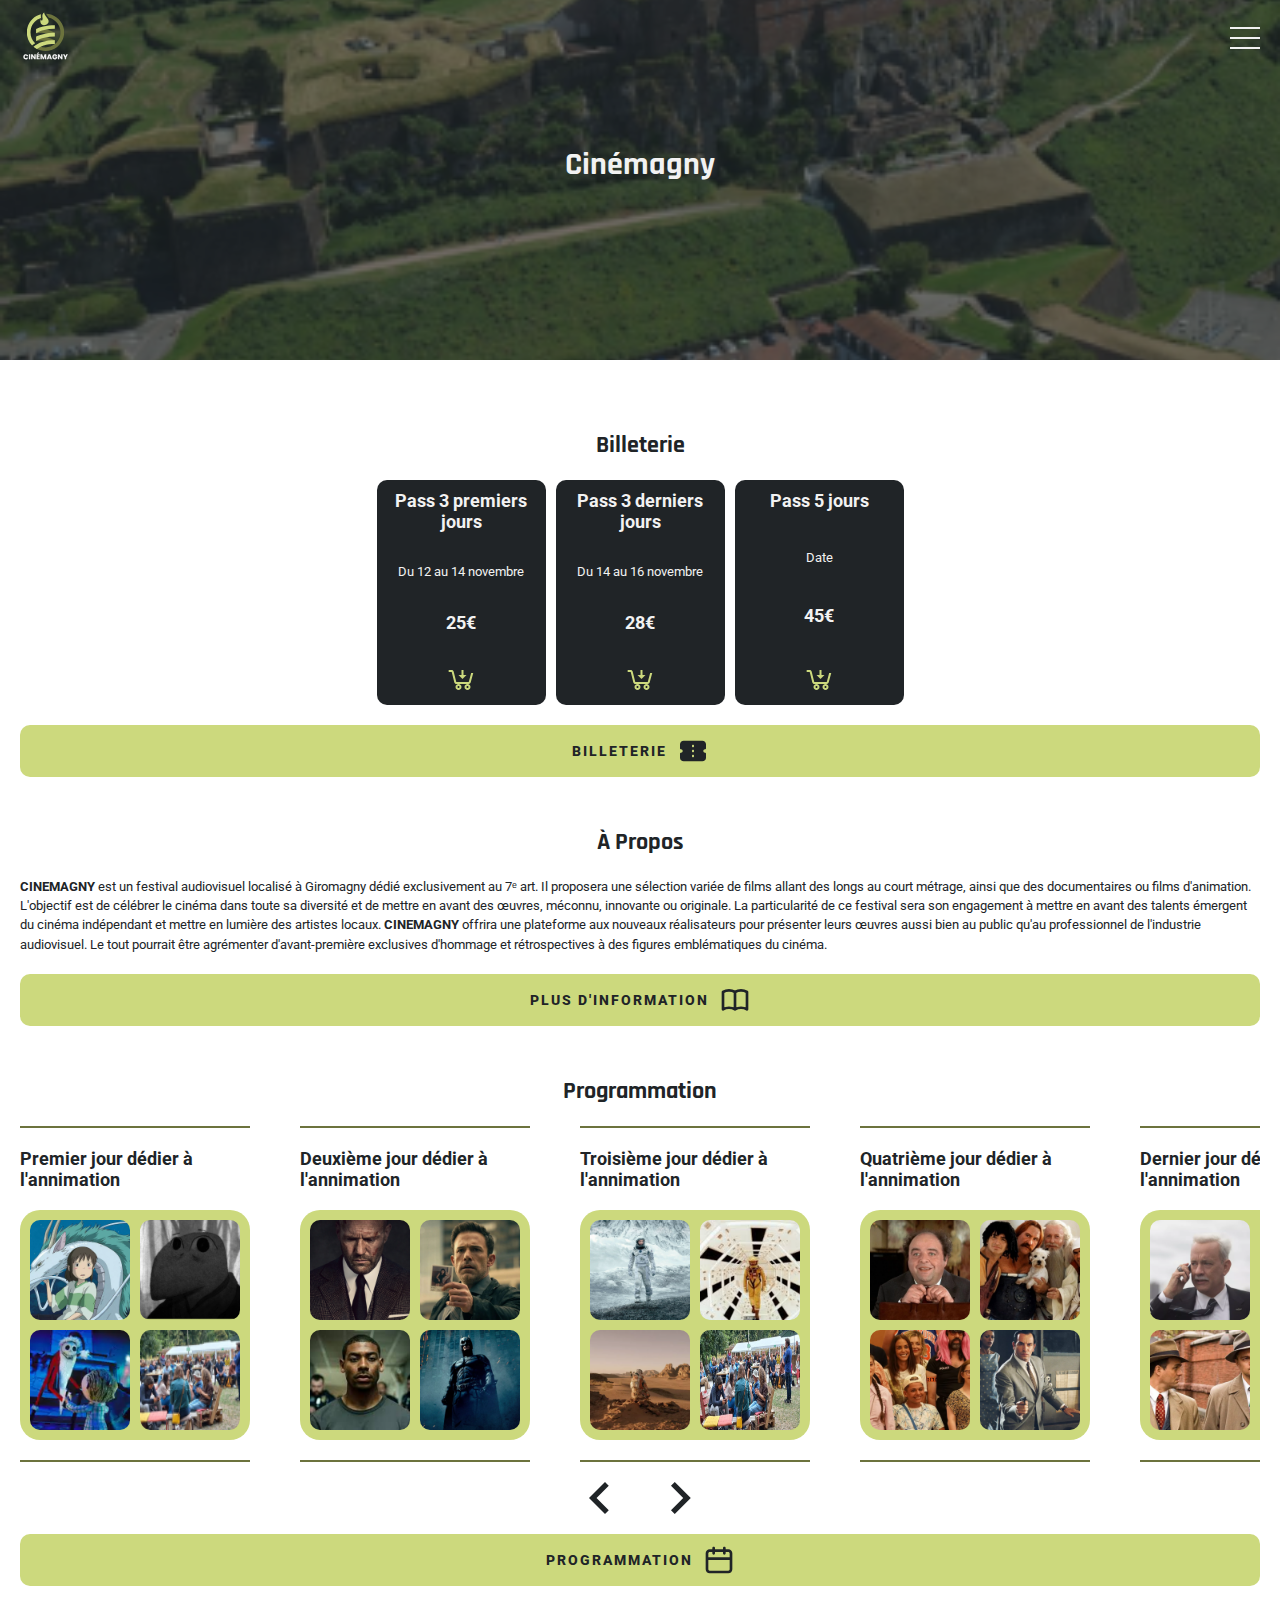
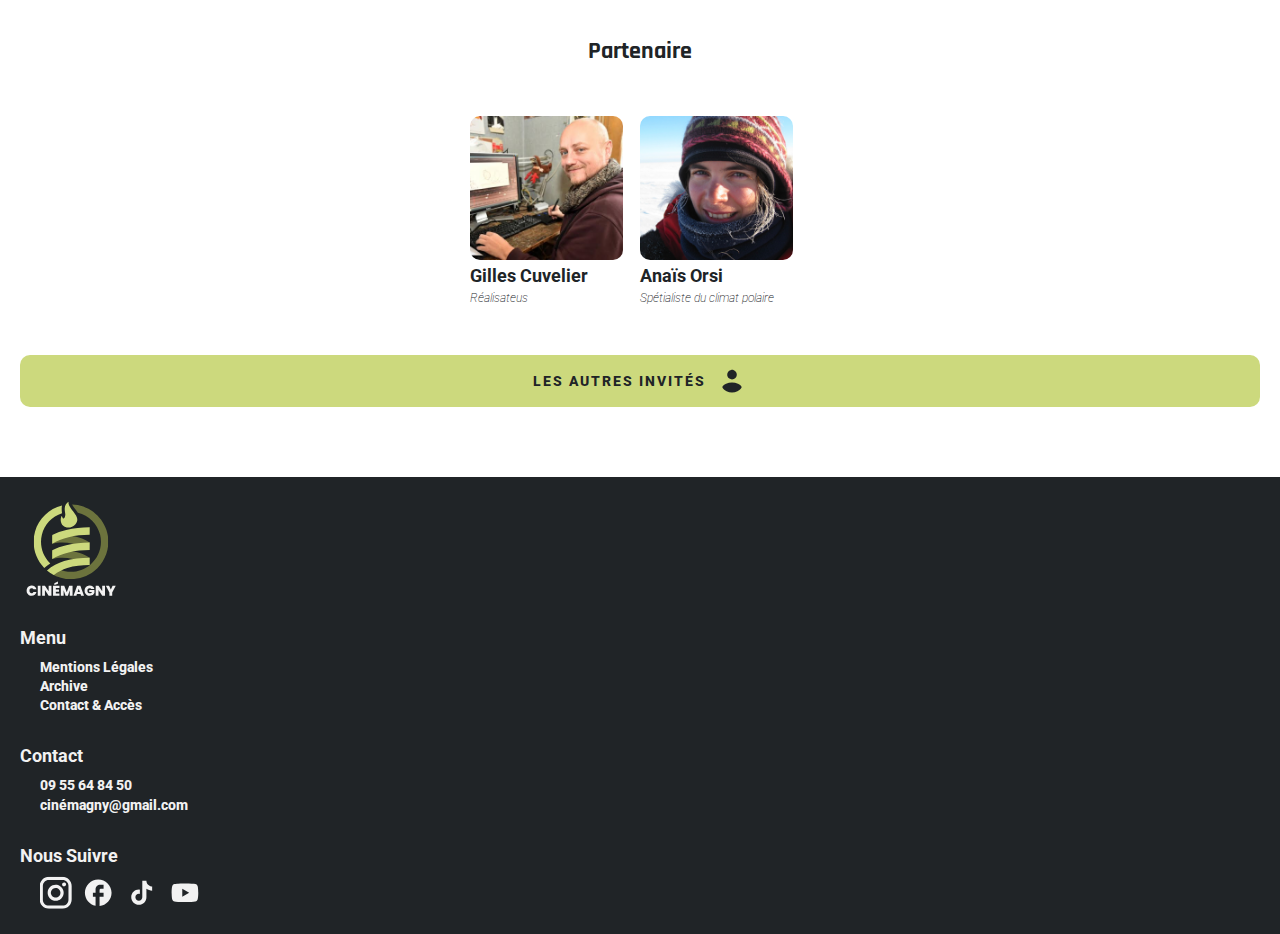
<file: index.html>
<!DOCTYPE html>
<html lang="fr">

<head>
    <meta charset="UTF-8">
    <meta name="viewport" content="width=device-width, initial-scale=1.0">

    <!-- FavIcon -->
    <link rel="icon" type="image/png" href="assets/icons/logo/favicon/favicon-96x96.png" sizes="96x96" />
    <link rel="icon" type="image/svg+xml" href="assets/icons/logo/favicon/favicon.svg" />
    <link rel="shortcut icon" href="assets/icons/logo/favicon/favicon.ico" />
    <link rel="apple-touch-icon" sizes="180x180" href="assets/icons/logo/favicon/apple-touch-icon.png" />
    <meta name="apple-mobile-web-app-title" content="MyWebSite" />
    <link rel="manifest" href="assets/icons/logo/favicon/site.webmanifest" />

    <!-- CSS Link -->
    <link rel="stylesheet" href="src/css/styles.css">

    <title>Cinémagny</title>
</head>

<body>
    <!-- Header -->
    <header class="header header-index">
        <div class="header__background-filter"></div>
        <div class="header__menu menu">
            <a href="/">
                <img class="menu__logo" src="assets/icons/logo/logo.svg" alt="Logo de Cinémagny">
            </a>
            <button class="menu__btn" aria-expanded="false" aria-label="Ouvrir le menu">
                <span class="menu__btn-bars"></span>
            </button>
        </div>

        <!-- Nav -->
        <nav class="header__nav nav" aria-hidden="true">
            <ul class="nav__liste">
                <li class="nav__item">
                    <a class="nav__link" href="a_propos.html"><img src="assets/icons/livre_blanc.svg" alt="Icône livre">À
                        Propos</a>
                </li>
                <li class="nav__item">
                    <a class="nav__link" href="billeterie.html"><img src="assets/icons/billet_blanc.svg"
                            alt="Icône billet">Billetterie</a>
                </li>
                <li class="nav__item">
                    <a class="nav__link" href="films.html"><img src="assets/icons/films_blanc.svg" alt="Icône films">Films</a>
                </li>
                <li class="nav__item">
                    <a class="nav__link" href="programmation.html"><img src="assets/icons/clalendar_blanc.svg"
                            alt="Icône calendrier">Programmation</a>
                </li>
                <li class="nav__item">
                    <a class="nav__link" href="invites.html"><img src="assets/icons/profile_blanc.svg"
                            alt="Icône profile">Invités</a>
                </li>
                <li class="nav__item">
                    <a class="nav__link" href="info_pratiques.html"><img src="assets/icons/about_blanc.svg" alt="Icône information">Infos
                        Pratiques</a>
                </li>
                <li class="nav__item">
                    <a class="nav__link nav__laste" href="contact.html"><img src="assets/icons/mail_blanc.svg"
                            alt="Icône contact">Contact</a>
                </li>
            </ul>
        </nav>

        <div class="hero">
            <h1>Cinémagny</h1>
        </div>
    </header>


    <!-- Content -->
    <section class="content container">
        <article class="content__billet billet">
            <h2>Billeterie</h2>
            <div class="billet__liste">
                <div class="billet__card">
                    <h3>Pass 3 premiers jours</h3>
                    <p>Du 12 au 14 novembre</p>
                    <h3>25€</h3>
                    <img src="assets/icons/buy.svg" alt="Icône achat">
                </div>
                <div class="billet__card">
                    <h3>Pass 3 derniers jours</h3>
                    <p>Du 14 au 16 novembre</p>
                    <h3>28€</h3>
                    <img src="assets/icons/buy.svg" alt="Icône achat">
                </div>
                <div class="billet__card">
                    <h3>Pass 5 jours</h3>
                    <p>Date</p>
                    <h3>45€</h3>
                    <img src="assets/icons/buy.svg" alt="Icône achat">
                </div>
            </div>
            <a class="billet__btn link__btn" href="billeterie.html">
                Billeterie
                <img src="assets/icons/ticket.svg" alt="Icône billet">
            </a>
        </article>

        <article class="content__proposIndex">
            <h2>À Propos</h2>
            <p><strong>CINEMAGNY</strong> est un festival audiovisuel localisé à Giromagny dédié
                exclusivement au 7ᵉ
                art. Il proposera une sélection variée de films allant des longs au court métrage, ainsi que des
                documentaires ou films d'animation. L'objectif est de célébrer le cinéma dans toute sa diversité et de
                mettre en avant des œuvres, méconnu, innovante ou originale. La particularité de ce festival sera son
                engagement à mettre en avant des talents émergent du cinéma indépendant et mettre en lumière des
                artistes
                locaux. <strong>CINEMAGNY</strong> offrira une plateforme aux nouveaux réalisateurs pour présenter leurs
                œuvres aussi bien au
                public qu'au professionnel de l'industrie audiovisuel. Le tout pourrait être agrémenter d'avant-première
                exclusives d'hommage et rétrospectives à des figures emblématiques du cinéma.</p>
            <a class="link__btn" href="a_propos.html">
                Plus d'information
                <img src="assets/icons/livre.svg" alt="Icône livre">
            </a>
        </article>

        <article class="content__prog prog">
            <h2>Programmation</h2>
            <div class="prog__slider slider slider-index">
                <div class="slider__item">
                    <h3>Premier jour dédier à l'annimation</h3>
                    <div class="slider__item-img">
                        <img src="assets/img/le_voyage_de_chiiro.png" alt="Image d'illustration du film le voyage de chihiro">
                        <img src="assets/img/fool_time_job.png" alt="Image d'illustration du film fool time job">
                        <img src="assets/img/letrange_noel_de_monsieur_jack.png" alt="Image d'illustration du film l'étrange noël de monsieur jack">
                        <img src="assets/img/festival_1_card.png" alt="Image d'illustration du festivam">
                    </div>
                </div>
                <div class="slider__item">
                    <h3>Deuxième jour dédier à l'annimation</h3>
                    <div class="slider__item-img">
                        <img src="assets/img/un_homme_en_colere.png" alt="Image d'illustration du film un homme en colère">
                        <img src="assets/img/hypnotic.png" alt="Image d'illustration du film hypnotic">
                        <img src="assets/img/rebel_ridge.png" alt="Image d'illustration du film rebel ridge">
                        <img src="assets/img/the_dark_knight.png" alt="Image d'illustration du film the dark knight">
                    </div>
                </div>
                <div class="slider__item">
                    <h3>Troisième jour dédier à l'annimation</h3>
                    <div class="slider__item-img">
                        <img src="assets/img/interstellar.png" alt="Image d'illustration du film interstellar">
                        <img src="assets/img/2001.png" alt="Image d'illustration du film 2001, l'odysée de l'espace">
                        <img src="assets/img/seul_sur_mars.png" alt="Image d'illustration du film seul sur mars">
                        <img src="assets/img/festival_dehors_1.png" alt="Image d'illustration du festivval">
                    </div>
                </div>
                <div class="slider__item">
                    <h3>Quatrième jour dédier à l'annimation</h3>
                    <div class="slider__item-img">
                        <img src="assets/img/le_dine_de_con.png" alt="Image d'illustration du film le dîner de con">
                        <img src="assets/img/astérix_et_obélix.png" alt="Image d'illustration du film astérix et obélix : mission cléopatre">
                        <img src="assets/img/un_ptit_truc_en_plus.png" alt="Image d'illustration du film un p'tit truc en plus">
                        <img src="assets/img/oss117.png" alt="Image d'illustration du film oss 117">
                    </div>
                </div>
                <div class="slider__item">
                    <h3>Dernier jour dédier à l'annimation</h3>
                    <div class="slider__item-img">
                        <img src="assets/img/sully.png" alt="Image d'illustration du film sully">
                        <img src="assets/img/12_homme_en_colere.png" alt="Image d'illustration du film 12 homme en colère">
                        <img src="assets/img/shutter_island.png" alt="Image d'illustration du film shutter island">
                        <img src="assets/img/festival_2_card.png" alt="Image d'illustration de la fête de fin de festival ">
                    </div>
                </div>
            </div>
            <div class="slider__btn">
                <button class="slider__btn-left left-index"><img src="assets/icons/defilement_gauche.svg" alt="Flèche gauche"></button>
                <button class="slider__btn-right right-index"><img src="assets/icons/defilement_droite.svg" alt="Flèche droite"></button>
            </div>
            <a class="prog__btn link__btn" href="programmation.html">
                Programmation
                <img src="assets/icons/calendrier.svg" alt="Icône calendrier">
            </a>
        </article>

        <!-- Partenaire -->
        <article class="content__partenaire partenaire">
            <h2>Partenaire</h2>
            <div class="partenaire__liste">
                <a href="invite.html">
                    <div class="partenaire__item">
                        <img src="assets/img/gilles_cuvelier.png" alt="Photo de profile de Gille Cuvelier">
                        <h3>Gilles Cuvelier</h3>
                        <p class="text-s">Réalisateus</p>
                    </div>
                </a>
                <a href="invite.html">
                    <div class="partenaire__item">
                        <img src="assets/img/anais_orsi.png" alt="Photo de profile de Aniïs Orsi">
                        <h3>Anaïs Orsi</h3>
                        <p class="text-s">Spétialiste du climat polaire</p>
                    </div>
                </a>
            </div>
            <a class="partenaire__btn link__btn" href="invites.html">
                Les autres invités
                <img src="assets/icons/profile.svg" alt="">
            </a>
        </article>
    </section>

    <footer class="footer container">
        <img class="footer__logo" src="assets/icons/logo/logo.svg" alt="Logo de Cinémagny">
        <div class="footer__menu">
            <h3>Menu</h3>
            <ul class="footer__liste">
                <li class="footer__item"><a href="">Mentions Légales</a></li>
                <li class="footer__item"><a href="">Archive</a></li>
                <li class="footer__item"><a href="">Contact & Accès</a></li>
            </ul>
        </div>
        <div class="footer__contact">
            <h3>Contact</h3>
            <ul class="footer__liste">
                <li class="footer__item"><a href="">09 55 64 84 50</a></li>
                <li class="footer__item"><a href="">cinémagny@gmail.com</a></li>
            </ul>
        </div>
        <div class="footer__media">
            <h3>Nous Suivre</h3>
            <ul class="footer__liste footer__liste-media">
                <li class="footer__item">
                    <a href=""><img src="assets/icons/resau/svgexport-49.svg" alt="Icône de Instagramme"></a>
                </li>
                <li class="footer__item">
                    <a href=""><img src="assets/icons/resau/ic_baseline-facebook.svg" alt="Icône de Facebook"></a>
                </li>
                <li class="footer__item">
                    <a href=""><img src="assets/icons/resau/ic_baseline-tiktok.svg" alt="Icône de Tik Tok"></a>
                </li>
                <li class="footer__item">
                    <a href=""><img src="assets/icons/resau/mdi_youtube.svg" alt="Icône de Youtube"></a>
                </li>
            </ul>
        </div>
    </footer>

    <script src="src/js/scripts.js"></script>
    <script src="src/js/slider_index.js"></script>
</body>

</html>
</file>
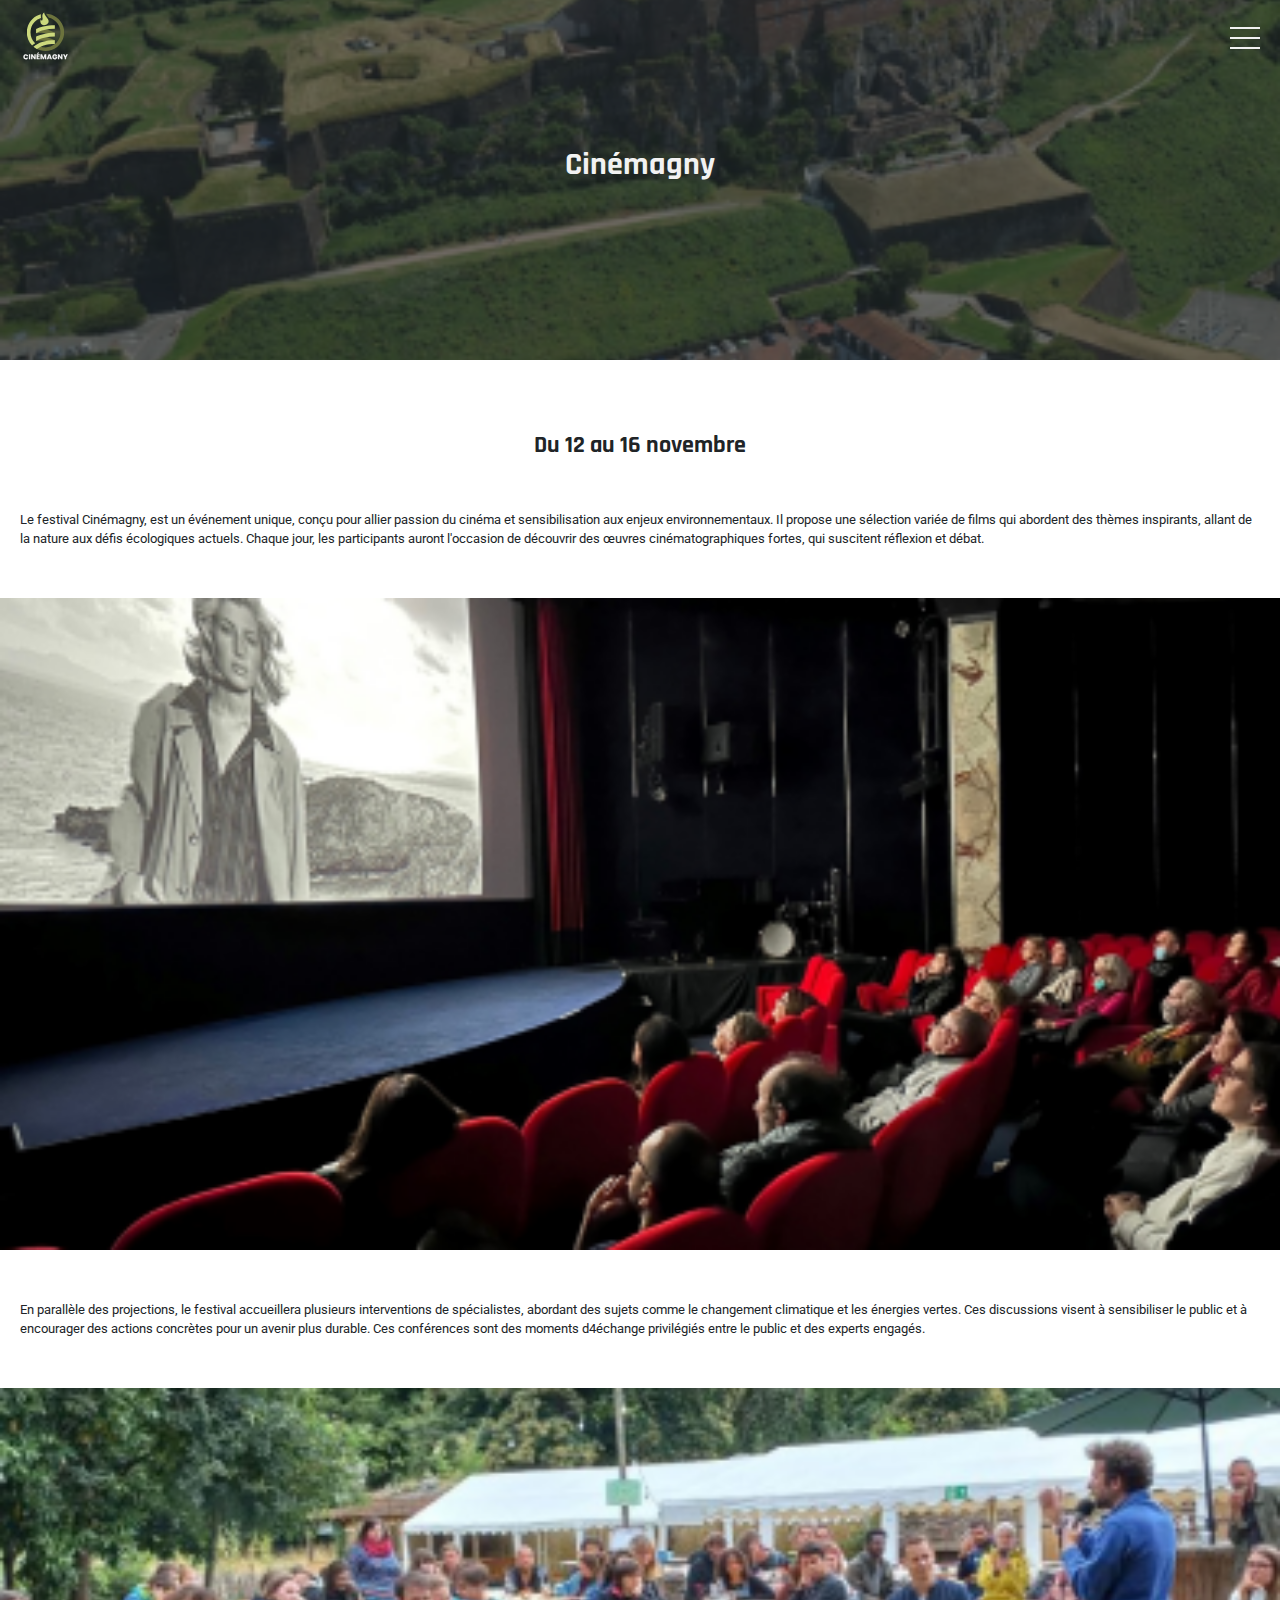
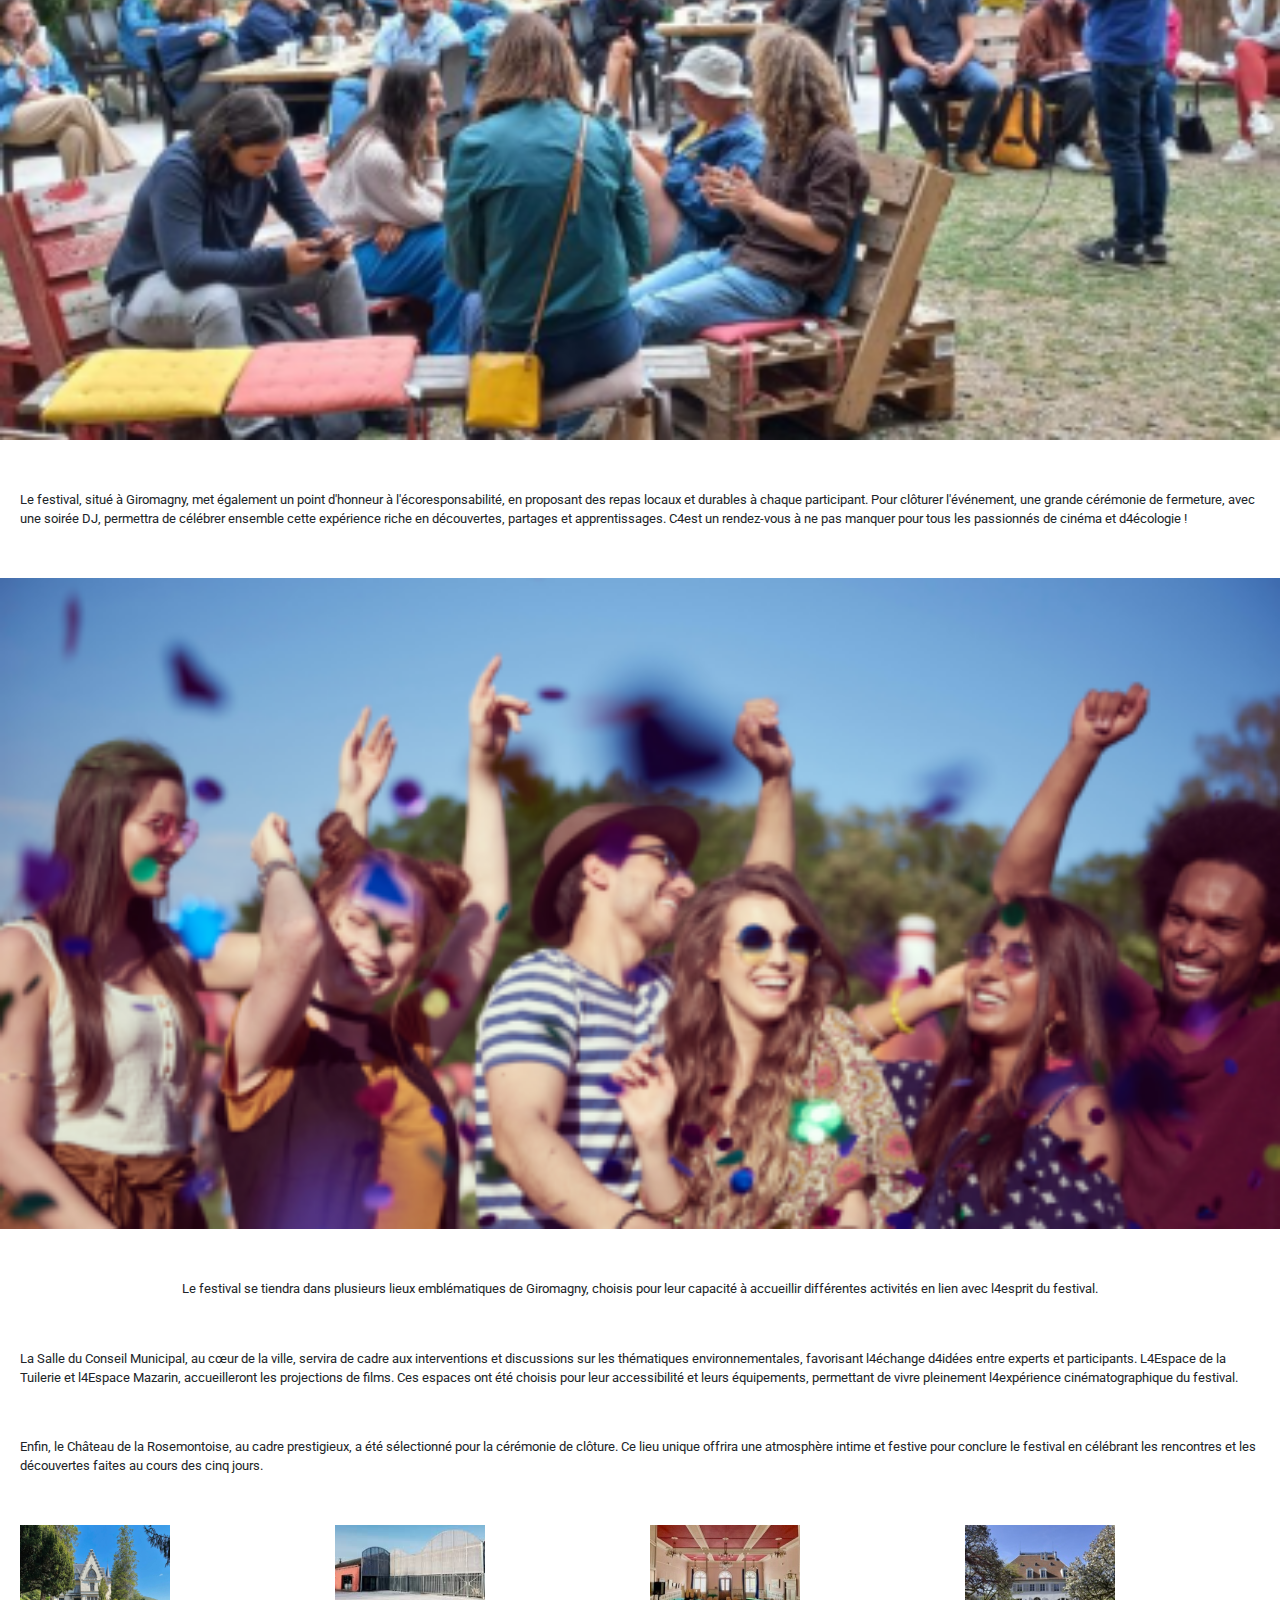
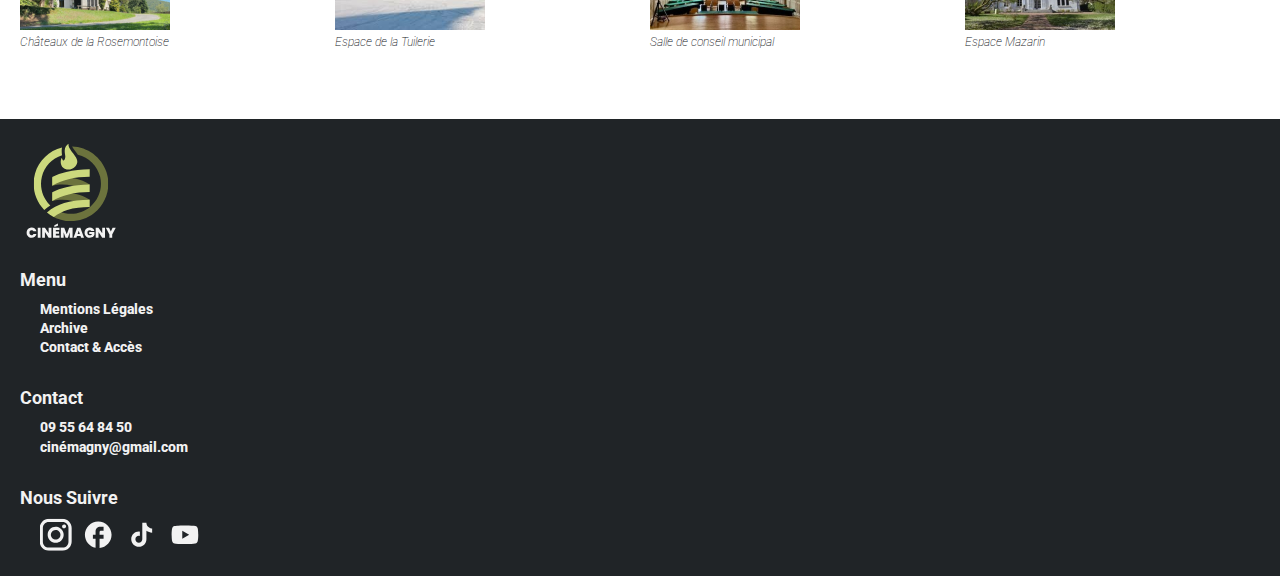
<file: a_propos.html>
<!DOCTYPE html>
<html lang="fr">

<head>
    <meta charset="UTF-8">
    <meta name="viewport" content="width=device-width, initial-scale=1.0">

    <!-- FavIcon -->
    <link rel="icon" type="image/png" href="assets/icons/logo/favicon/favicon-96x96.png" sizes="96x96" />
    <link rel="icon" type="image/svg+xml" href="assets/icons/logo/favicon/favicon.svg" />
    <link rel="shortcut icon" href="assets/icons/logo/favicon/favicon.ico" />
    <link rel="apple-touch-icon" sizes="180x180" href="assets/icons/logo/favicon/apple-touch-icon.png" />
    <meta name="apple-mobile-web-app-title" content="MyWebSite" />
    <link rel="manifest" href="assets/icons/logo/favicon/site.webmanifest" />

    <!-- CSS Link -->
    <link rel="stylesheet" href="src/css/styles.css">

    <title>Cinémagny - À Propos</title>
</head>

<body>
    <!-- Header -->
    <header class="header header-index">
        <div class="header__background-filter"></div>
        <div class="header__menu menu">
            <a href="/">
                <img class="menu__logo" src="assets/icons/logo/logo.svg" alt="Logo de Cinémagny">
            </a>
            <button class="menu__btn" aria-expanded="false" aria-label="Ouvrir le menu">
                <span class="menu__btn-bars"></span>
            </button>
        </div>

        <!-- Nav -->
        <nav class="header__nav nav" aria-hidden="true">
            <ul class="nav__liste">
                <li class="nav__item">
                    <a class="nav__link" href="a_propos.html"><img src="assets/icons/livre_blanc.svg" alt="Icône livre">À
                        Propos</a>
                </li>
                <li class="nav__item">
                    <a class="nav__link" href="billeterie.html"><img src="assets/icons/billet_blanc.svg"
                            alt="Icône billet">Billetterie</a>
                </li>
                <li class="nav__item">
                    <a class="nav__link" href="films.html"><img src="assets/icons/films_blanc.svg" alt="Icône films">Films</a>
                </li>
                <li class="nav__item">
                    <a class="nav__link" href="programmation.html"><img src="assets/icons/clalendar_blanc.svg"
                            alt="Icône calendrier">Programmation</a>
                </li>
                <li class="nav__item">
                    <a class="nav__link" href="invites.html"><img src="assets/icons/profile_blanc.svg"
                            alt="Icône profile">Invités</a>
                </li>
                <li class="nav__item">
                    <a class="nav__link" href="info_pratiques.html"><img src="assets/icons/about_blanc.svg" alt="Icône information">Infos
                        Pratiques</a>
                </li>
                <li class="nav__item">
                    <a class="nav__link nav__laste" href="contact.html"><img src="assets/icons/mail_blanc.svg"
                            alt="Icône contact">Contact</a>
                </li>
            </ul>
        </nav>

        <div class="hero">
            <h1>Cinémagny</h1>
        </div>
    </header>


    <!-- Content -->
    <section class="content container">
        <article class="content__propos">
            <h2>Du 12 au 16 novembre</h2>
            <p>Le festival Cinémagny, est un événement unique, conçu pour allier passion du cinéma et sensibilisation
                aux
                enjeux environnementaux. Il propose une sélection variée de films qui abordent des thèmes inspirants,
                allant
                de la nature aux défis écologiques actuels. Chaque jour, les participants auront l'occasion de découvrir
                des
                œuvres cinématographiques fortes, qui suscitent réflexion et débat.</p>
            <img src="assets/img/ciema.png" alt="image de cinéma">
            <p>En parallèle des projections, le festival accueillera plusieurs interventions de spécialistes, abordant
                des
                sujets comme le changement climatique et les énergies vertes. Ces discussions visent à sensibiliser le
                public et à encourager des actions concrètes pour un avenir plus durable. Ces conférences sont des
                moments
                d4échange privilégiés entre le public et des experts engagés.</p>
            <img src="assets/img/festival_dehors_1.png" alt="Image du festival">
            <p>Le festival, situé à Giromagny, met également un point d'honneur à l'écoresponsabilité, en proposant des
                repas locaux et durables à chaque participant. Pour clôturer l'événement, une grande cérémonie de
                fermeture,
                avec une soirée DJ, permettra de célébrer ensemble cette expérience riche en découvertes, partages et
                apprentissages. C4est un rendez-vous à ne pas manquer pour tous les passionnés de cinéma et d4écologie !
            </p>
            <img src="assets/img/festival_dehors_2.png" alt="Image du festival">
            <p>Le festival se tiendra dans plusieurs lieux emblématiques de Giromagny, choisis pour leur capacité à
                accueillir différentes activités en lien avec l4esprit du festival.</p>
            <p>La Salle du Conseil Municipal, au cœur de la ville, servira de cadre aux interventions et discussions sur
                les
                thématiques environnementales, favorisant l4échange d4idées entre experts et participants. L4Espace de
                la
                Tuilerie et l4Espace Mazarin, accueilleront les projections de films. Ces espaces ont été choisis pour
                leur
                accessibilité et leurs équipements, permettant de vivre pleinement l4expérience cinématographique du
                festival.</p>
            <p>Enfin, le Château de la Rosemontoise, au cadre prestigieux, a été sélectionné pour la cérémonie de
                clôture.
                Ce lieu unique offrira une atmosphère intime et festive pour conclure le festival en célébrant les
                rencontres et les découvertes faites au cours des cinq jours.</p>
            <div class="content__slider slider">
                <div class="slider__item">
                    <img src="assets/img/chateaux_de_la_rosemontoise.png" alt="Image du Châteaux de la Rosemontoise">
                    <p class="text-s">Châteaux de la Rosemontoise</p>
                </div>
                <div class="slider__item">
                    <img src="assets/img/espace_de_le_tuilerie.png" alt="Image de l'escpace de la tuilerie">
                    <p class="text-s">Espace de la Tuilerie</p>
                </div>
                <div class="slider__item">
                    <img src="assets/img/salle_de_conseil_municipal.png" alt="Image de la salle du consiel municipal">
                    <p class="text-s">Salle de conseil municipal</p>
                </div>
                <div class="slider__item">
                    <img src="assets/img/espace_mazarin.png" alt="Image de l'espace mazarin">
                    <p class="text-s">Espace Mazarin</p>
                </div>
            </div>
        </article>
    </section>

    <footer class="footer container">
        <img class="footer__logo" src="assets/icons/logo/logo.svg" alt="Logo de Cinémagny">
        <div class="footer__menu">
            <h3>Menu</h3>
            <ul class="footer__liste">
                <li class="footer__item"><a href="">Mentions Légales</a></li>
                <li class="footer__item"><a href="">Archive</a></li>
                <li class="footer__item"><a href="">Contact & Accès</a></li>
            </ul>
        </div>
        <div class="footer__contact">
            <h3>Contact</h3>
            <ul class="footer__liste">
                <li class="footer__item"><a href="">09 55 64 84 50</a></li>
                <li class="footer__item"><a href="">cinémagny@gmail.com</a></li>
            </ul>
        </div>
        <div class="footer__media">
            <h3>Nous Suivre</h3>
            <ul class="footer__liste footer__liste-media">
                <li class="footer__item">
                    <a href=""><img src="assets/icons/resau/svgexport-49.svg" alt="Icône de Instagramme"></a>
                </li>
                <li class="footer__item">
                    <a href=""><img src="assets/icons/resau/ic_baseline-facebook.svg" alt="Icône de Facebook"></a>
                </li>
                <li class="footer__item">
                    <a href=""><img src="assets/icons/resau/ic_baseline-tiktok.svg" alt="Icône de Tik Tok"></a>
                </li>
                <li class="footer__item">
                    <a href=""><img src="assets/icons/resau/mdi_youtube.svg" alt="Icône de Youtube"></a>
                </li>
            </ul>
        </div>
    </footer>

    <script src="src/js/scripts.js"></script>
</body>

</html>
</file>
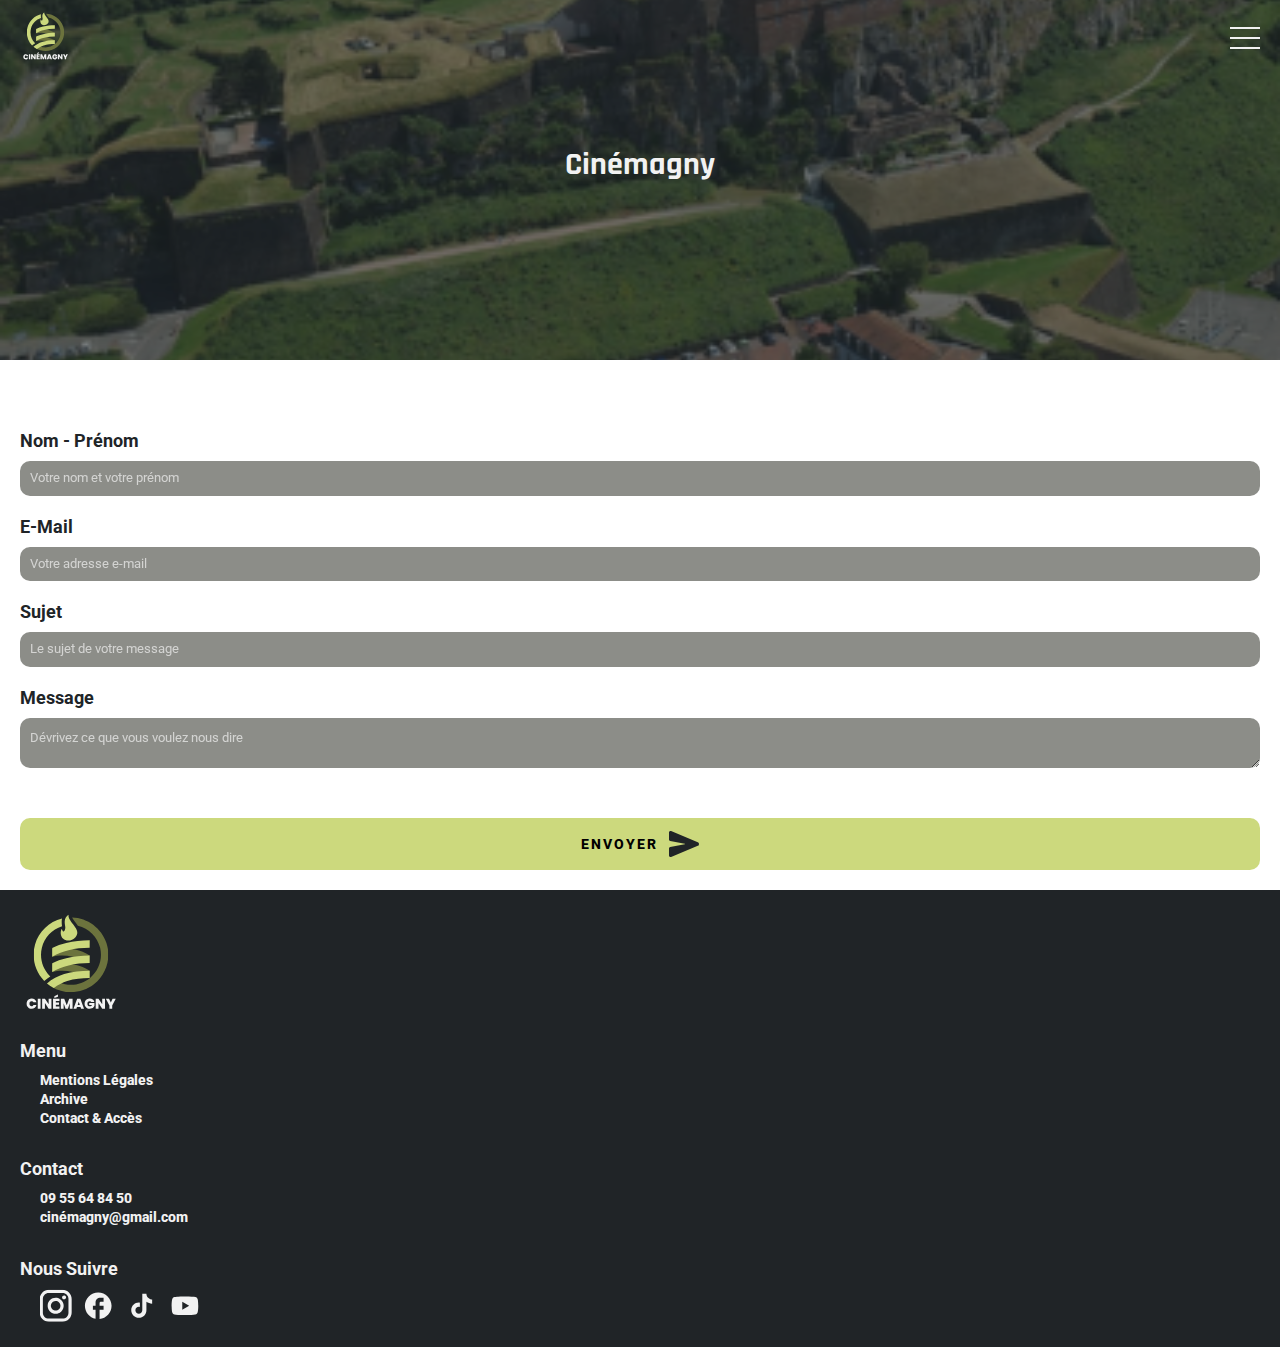
<file: contact.html>
<!DOCTYPE html>
<html lang="fr">

<head>
    <meta charset="UTF-8">
    <meta name="viewport" content="width=device-width, initial-scale=1.0">

    <!-- FavIcon -->
    <link rel="icon" type="image/png" href="assets/icons/logo/favicon/favicon-96x96.png" sizes="96x96" />
    <link rel="icon" type="image/svg+xml" href="assets/icons/logo/favicon/favicon.svg" />
    <link rel="shortcut icon" href="assets/icons/logo/favicon/favicon.ico" />
    <link rel="apple-touch-icon" sizes="180x180" href="assets/icons/logo/favicon/apple-touch-icon.png" />
    <meta name="apple-mobile-web-app-title" content="MyWebSite" />
    <link rel="manifest" href="assets/icons/logo/favicon/site.webmanifest" />

    <!-- CSS Link -->
    <link rel="stylesheet" href="src/css/styles.css">

    <title>Cinémagny - Contact</title>
</head>

<body>
    <!-- Header -->
    <header class="header header-index">
        <div class="header__background-filter"></div>
        <div class="header__menu menu">
            <a href="/">
                <img class="menu__logo" src="assets/icons/logo/logo.svg" alt="Logo de Cinémagny">
            </a>
            <button class="menu__btn" aria-expanded="false" aria-label="Ouvrir le menu">
                <span class="menu__btn-bars"></span>
            </button>
        </div>

        <!-- Nav -->
        <nav class="header__nav nav" aria-hidden="true">
            <ul class="nav__liste">
                <li class="nav__item">
                    <a class="nav__link" href="a_propos.html"><img src="assets/icons/livre_blanc.svg" alt="Icône livre">À
                        Propos</a>
                </li>
                <li class="nav__item">
                    <a class="nav__link" href="billeterie.html"><img src="assets/icons/billet_blanc.svg"
                            alt="Icône billet">Billetterie</a>
                </li>
                <li class="nav__item">
                    <a class="nav__link" href="films.html"><img src="assets/icons/films_blanc.svg" alt="Icône films">Films</a>
                </li>
                <li class="nav__item">
                    <a class="nav__link" href="programmation.html"><img src="assets/icons/clalendar_blanc.svg"
                            alt="Icône calendrier">Programmation</a>
                </li>
                <li class="nav__item">
                    <a class="nav__link" href="invites.html"><img src="assets/icons/profile_blanc.svg"
                            alt="Icône profile">Invités</a>
                </li>
                <li class="nav__item">
                    <a class="nav__link" href="info_pratiques.html"><img src="assets/icons/about_blanc.svg" alt="Icône information">Infos
                        Pratiques</a>
                </li>
                <li class="nav__item">
                    <a class="nav__link nav__laste" href="contact.html"><img src="assets/icons/mail_blanc.svg"
                            alt="Icône contact">Contact</a>
                </li>
            </ul>
        </nav>

        <div class="hero">
            <h1>Cinémagny</h1>
        </div>
    </header>


    <!-- Content -->
    <section class="content container">
        <form class="content__form form" action="">
            <ul class="form__liste">
                <li class="form__item">
                    <label class="form__label" for="name">Nom - Prénom</label>
                    <input id="name" class="form__input" type="text" name="user-name" placeholder="Votre nom et votre prénom">
                </li>
                <li class="form__item">
                    <label class="form__label" for="mail">E-Mail</label>
                    <input id="mail" class="form__input" type="text" name="user-mail" placeholder="Votre adresse e-mail">
                </li>
                <li class="form__item">
                    <label class="form__label" for="subject">Sujet</label>
                    <input id="subject" class="form__input" type="text" name="user-subject" placeholder="Le sujet de votre message">
                </li>
                <li class="form__item">
                    <label class="form__label" for="msg">Message</label>
                    <textarea id="msg" class="form__input form__textarea" type="text" name="user-msg" placeholder="Dévrivez ce que vous voulez nous dire"></textarea>
                </li>
            </ul>
            <button class="form__submit link__btn" type="submit">
                Envoyer
                <img src="assets/icons/send.svg" alt="">
            </button>
        </form>
    </section>

    <footer class="footer container">
        <img class="footer__logo" src="assets/icons/logo/logo.svg" alt="Logo de Cinémagny">
        <div class="footer__menu">
            <h3>Menu</h3>
            <ul class="footer__liste">
                <li class="footer__item"><a href="">Mentions Légales</a></li>
                <li class="footer__item"><a href="">Archive</a></li>
                <li class="footer__item"><a href="">Contact & Accès</a></li>
            </ul>
        </div>
        <div class="footer__contact">
            <h3>Contact</h3>
            <ul class="footer__liste">
                <li class="footer__item"><a href="">09 55 64 84 50</a></li>
                <li class="footer__item"><a href="">cinémagny@gmail.com</a></li>
            </ul>
        </div>
        <div class="footer__media">
            <h3>Nous Suivre</h3>
            <ul class="footer__liste footer__liste-media">
                <li class="footer__item">
                    <a href=""><img src="assets/icons/resau/svgexport-49.svg" alt="Icône de Instagramme"></a>
                </li>
                <li class="footer__item">
                    <a href=""><img src="assets/icons/resau/ic_baseline-facebook.svg" alt="Icône de Facebook"></a>
                </li>
                <li class="footer__item">
                    <a href=""><img src="assets/icons/resau/ic_baseline-tiktok.svg" alt="Icône de Tik Tok"></a>
                </li>
                <li class="footer__item">
                    <a href=""><img src="assets/icons/resau/mdi_youtube.svg" alt="Icône de Youtube"></a>
                </li>
            </ul>
        </div>
    </footer>
    
    <script src="src/js/scripts.js"></script>
</body>

</html>
</file>
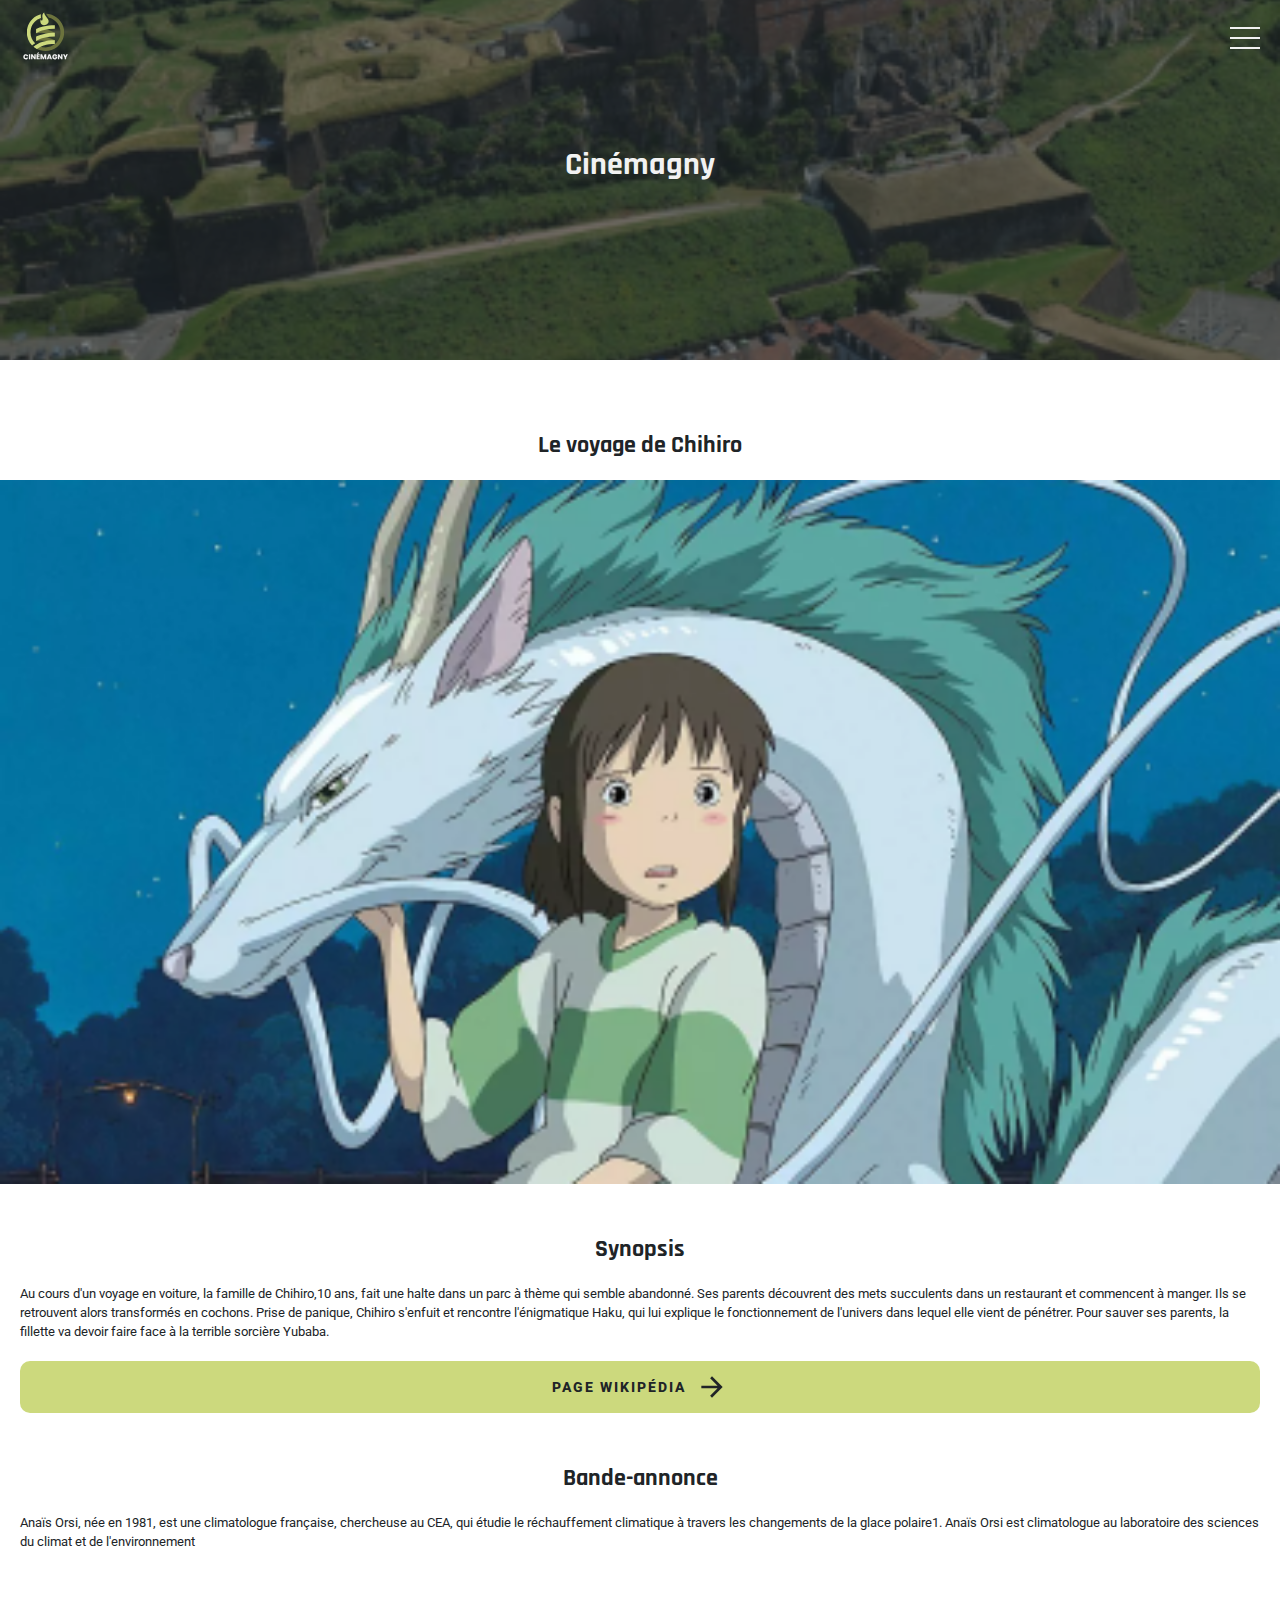
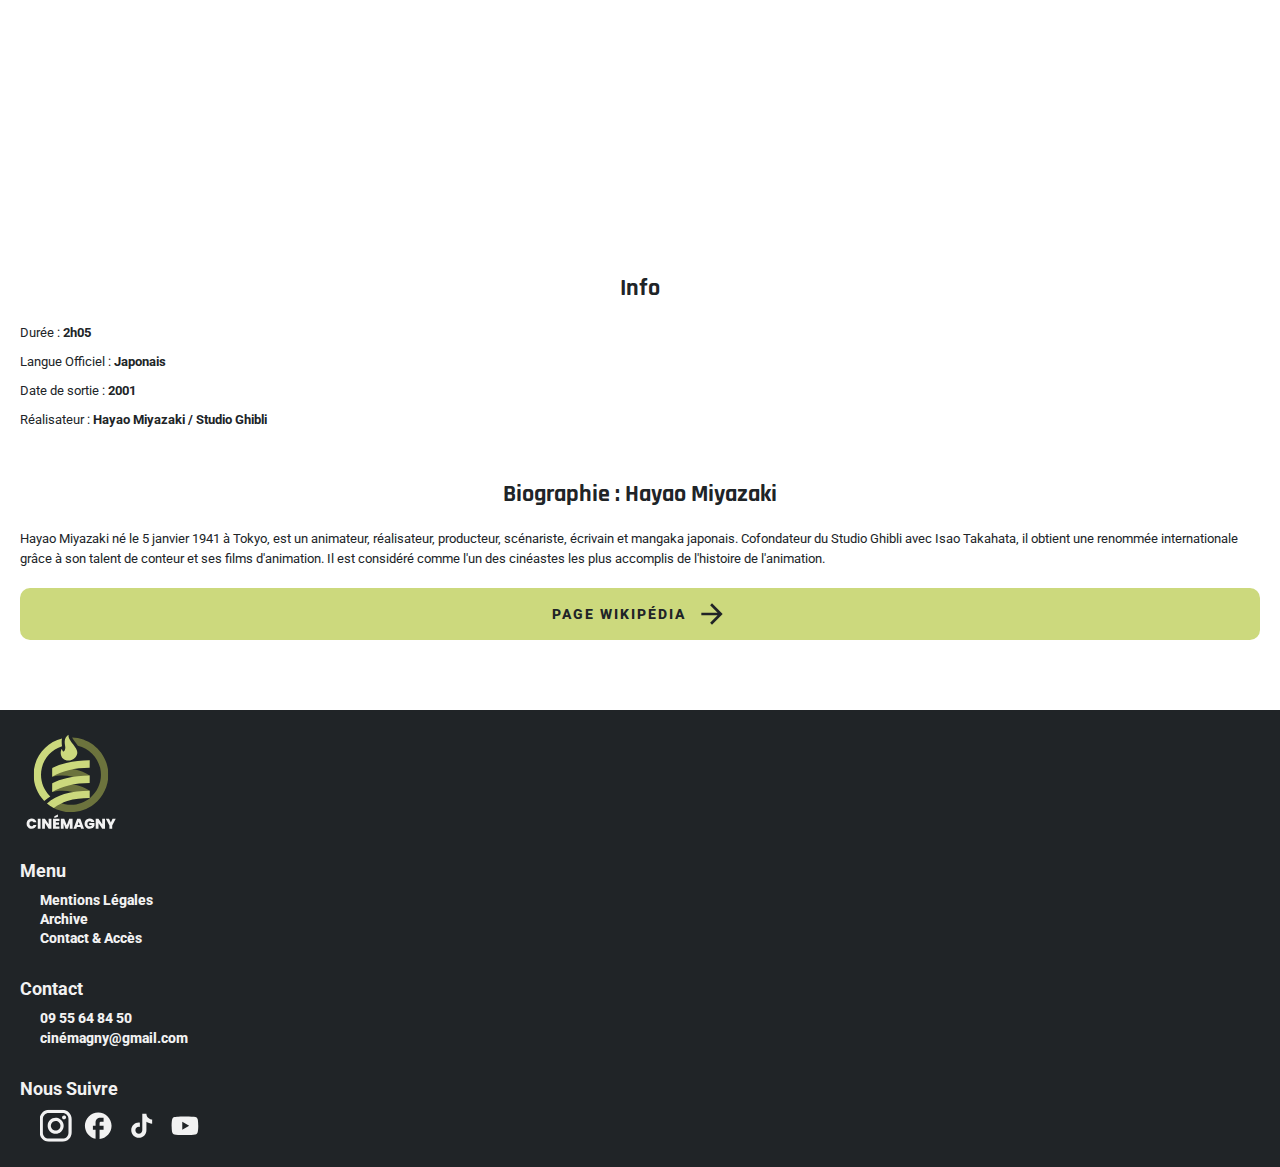
<file: film.html>
<!DOCTYPE html>
<html lang="fr">

<head>
    <meta charset="UTF-8">
    <meta name="viewport" content="width=device-width, initial-scale=1.0">

    <!-- FavIcon -->
    <link rel="icon" type="image/png" href="assets/icons/logo/favicon/favicon-96x96.png" sizes="96x96" />
    <link rel="icon" type="image/svg+xml" href="assets/icons/logo/favicon/favicon.svg" />
    <link rel="shortcut icon" href="assets/icons/logo/favicon/favicon.ico" />
    <link rel="apple-touch-icon" sizes="180x180" href="assets/icons/logo/favicon/apple-touch-icon.png" />
    <meta name="apple-mobile-web-app-title" content="MyWebSite" />
    <link rel="manifest" href="assets/icons/logo/favicon/site.webmanifest" />

    <!-- CSS Link -->
    <link rel="stylesheet" href="src/css/styles.css">

    <title>Cinémagny - Le voyage de Chihiro</title>
</head>

<body>
    <!-- Header -->
    <header class="header header-index">
        <div class="header__background-filter"></div>
        <div class="header__menu menu">
            <a href="/">
                <img class="menu__logo" src="assets/icons/logo/logo.svg" alt="Logo de Cinémagny">
            </a>
            <button class="menu__btn" aria-expanded="false" aria-label="Ouvrir le menu">
                <span class="menu__btn-bars"></span>
            </button>
        </div>

        <!-- Nav -->
        <nav class="header__nav nav" aria-hidden="true">
            <ul class="nav__liste">
                <li class="nav__item">
                    <a class="nav__link" href="a_propos.html"><img src="assets/icons/livre_blanc.svg" alt="Icône livre">À
                        Propos</a>
                </li>
                <li class="nav__item">
                    <a class="nav__link" href="billeterie.html"><img src="assets/icons/billet_blanc.svg"
                            alt="Icône billet">Billetterie</a>
                </li>
                <li class="nav__item">
                    <a class="nav__link" href="films.html"><img src="assets/icons/films_blanc.svg" alt="Icône films">Films</a>
                </li>
                <li class="nav__item">
                    <a class="nav__link" href="programmation.html"><img src="assets/icons/clalendar_blanc.svg"
                            alt="Icône calendrier">Programmation</a>
                </li>
                <li class="nav__item">
                    <a class="nav__link" href="invites.html"><img src="assets/icons/profile_blanc.svg"
                            alt="Icône profile">Invités</a>
                </li>
                <li class="nav__item">
                    <a class="nav__link" href="info_pratiques.html"><img src="assets/icons/about_blanc.svg" alt="Icône information">Infos
                        Pratiques</a>
                </li>
                <li class="nav__item">
                    <a class="nav__link nav__laste" href="contact.html"><img src="assets/icons/mail_blanc.svg"
                            alt="Icône contact">Contact</a>
                </li>
            </ul>
        </nav>

        <div class="hero">
            <h1>Cinémagny</h1>
        </div>
    </header>


    <!-- Content -->
    <section class="content container">
        <article class="content__header">
            <h2>Le voyage de Chihiro</h2>
            <img class="content__entete" src="assets/img/entete/le_voyage_de_chihiro_entete.png" alt="">
        </article>

        <article class="content__synopsis">
            <h2>Synopsis</h2>
            <p>Au cours d'un voyage en voiture, la famille de Chihiro,10 ans, fait une halte dans un parc à thème qui
                semble abandonné. Ses parents découvrent des mets succulents dans un restaurant et commencent à manger.
                Ils se retrouvent alors transformés en cochons. Prise de panique, Chihiro s'enfuit et rencontre
                l'énigmatique Haku, qui lui explique le fonctionnement de l'univers dans lequel elle vient de pénétrer.
                Pour sauver ses parents, la fillette va devoir faire face à la terrible sorcière Yubaba.</p>
            <a class="link__btn" href="https://fr.wikipedia.org/wiki/Le_Voyage_de_Chihiro">
                Page Wikipédia
                <img src="assets/icons/fleche.svg" alt="Icône de fleche">
            </a>
        </article>

        <article class="content__bandeAnnonce">
            <h2>Bande-annonce</h2>
            <p>Anaïs Orsi, née en 1981, est une climatologue française, chercheuse au CEA, qui étudie le réchauffement
                climatique à travers les changements de la glace polaire1. Anaïs Orsi est climatologue au laboratoire
                des sciences du climat et de l'environnement</p>
            <iframe width="446" height="251" src="https://www.youtube.com/embed/5-cro68n7CE"
                title="Le Voyage de Chihiro (2001) - Bande annonce HD VOST" frameborder="0"
                allow="accelerometer; autoplay; clipboard-write; encrypted-media; gyroscope; picture-in-picture; web-share"
                referrerpolicy="strict-origin-when-cross-origin" allowfullscreen></iframe>
        </article>

        <article class="content__info info">
            <h2>Info</h2>
            <ul class="info__liste">
                <li class="info__item">Durée : <strong>2h05</strong></li>
                <li class="info__item">Langue Officiel : <strong>Japonais</strong></li>
                <li class="info__item">Date de sortie : <strong>2001</strong></li>
                <li class="info__item">Réalisateur : <strong>Hayao Miyazaki / Studio Ghibli</strong></li>
            </ul>
        </article>

        <article class="content__bio">
            <h2>Biographie : Hayao Miyazaki</h2>
            <p>Hayao Miyazaki né le 5 janvier 1941 à Tokyo, est
                un animateur, réalisateur, producteur, scénariste, écrivain et mangaka japonais. Cofondateur du Studio
                Ghibli avec Isao Takahata, il obtient une renommée internationale grâce à son talent de conteur et ses
                films d'animation. Il est considéré comme l'un des cinéastes les plus accomplis de l'histoire de
                l'animation.</p>
            <a class="link__btn" href="https://fr.wikipedia.org/wiki/Hayao_Miyazaki">
                Page Wikipédia
                <img src="assets/icons/fleche.svg" alt="Icône de flèche">
            </a>
        </article>
    </section>

    <footer class="footer container">
        <img class="footer__logo" src="assets/icons/logo/logo.svg" alt="Logo de Cinémagny">
        <div class="footer__menu">
            <h3>Menu</h3>
            <ul class="footer__liste">
                <li class="footer__item"><a href="">Mentions Légales</a></li>
                <li class="footer__item"><a href="">Archive</a></li>
                <li class="footer__item"><a href="">Contact & Accès</a></li>
            </ul>
        </div>
        <div class="footer__contact">
            <h3>Contact</h3>
            <ul class="footer__liste">
                <li class="footer__item"><a href="">09 55 64 84 50</a></li>
                <li class="footer__item"><a href="">cinémagny@gmail.com</a></li>
            </ul>
        </div>
        <div class="footer__media">
            <h3>Nous Suivre</h3>
            <ul class="footer__liste footer__liste-media">
                <li class="footer__item">
                    <a href=""><img src="assets/icons/resau/svgexport-49.svg" alt="Icône de Instagramme"></a>
                </li>
                <li class="footer__item">
                    <a href=""><img src="assets/icons/resau/ic_baseline-facebook.svg" alt="Icône de Facebook"></a>
                </li>
                <li class="footer__item">
                    <a href=""><img src="assets/icons/resau/ic_baseline-tiktok.svg" alt="Icône de Tik Tok"></a>
                </li>
                <li class="footer__item">
                    <a href=""><img src="assets/icons/resau/mdi_youtube.svg" alt="Icône de Youtube"></a>
                </li>
            </ul>
        </div>
    </footer>

    <script src="src/js/scripts.js"></script>
    <script src="src/js/filtre.js"></script>
</body>

</html>
</file>
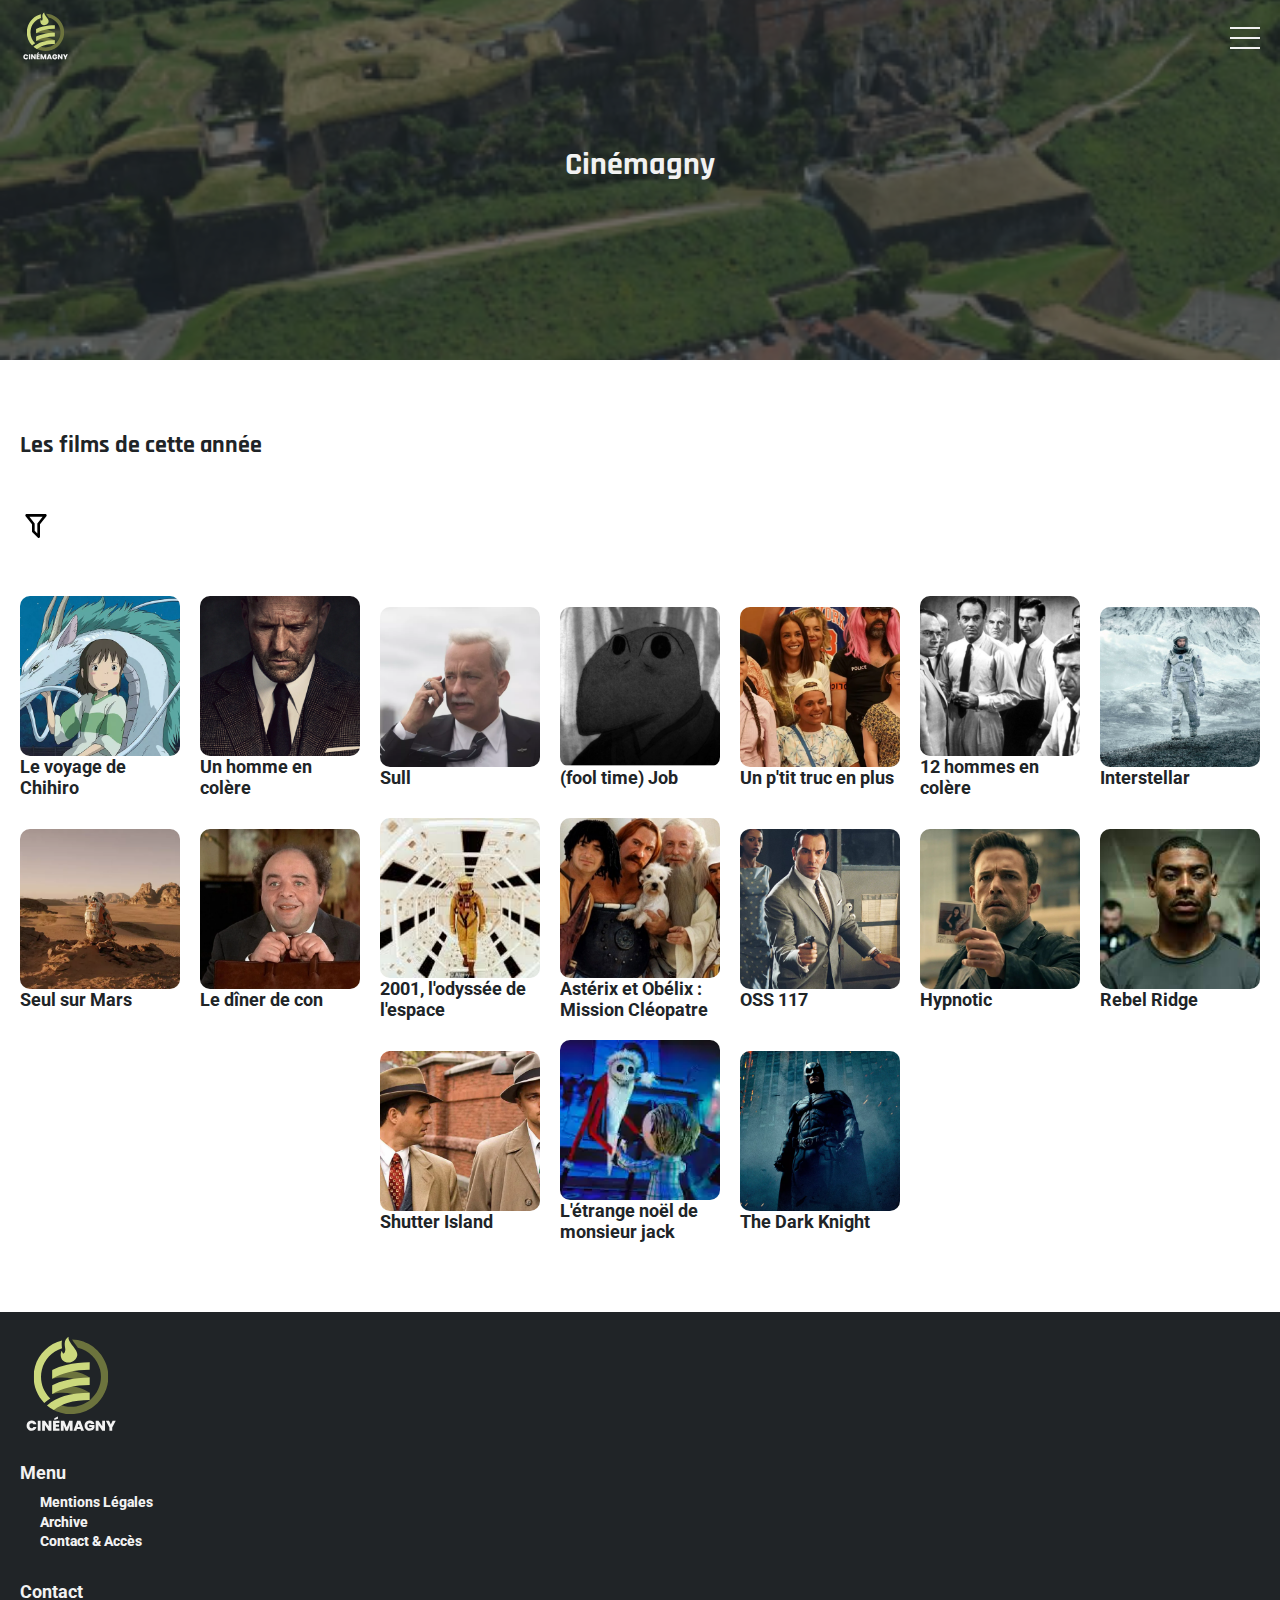
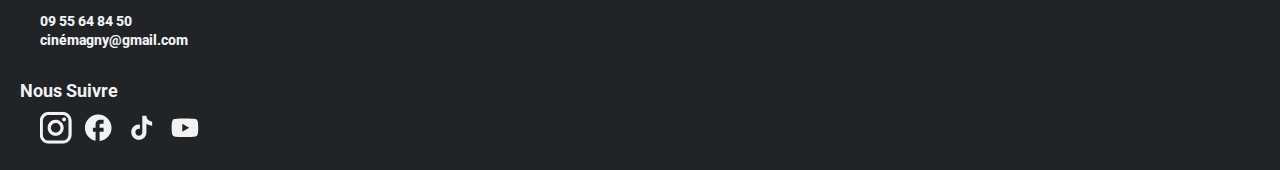
<file: films.html>
<!DOCTYPE html>
<html lang="fr">

<head>
    <meta charset="UTF-8">
    <meta name="viewport" content="width=device-width, initial-scale=1.0">

    <!-- FavIcon -->
    <link rel="icon" type="image/png" href="assets/icons/logo/favicon/favicon-96x96.png" sizes="96x96" />
    <link rel="icon" type="image/svg+xml" href="assets/icons/logo/favicon/favicon.svg" />
    <link rel="shortcut icon" href="assets/icons/logo/favicon/favicon.ico" />
    <link rel="apple-touch-icon" sizes="180x180" href="assets/icons/logo/favicon/apple-touch-icon.png" />
    <meta name="apple-mobile-web-app-title" content="MyWebSite" />
    <link rel="manifest" href="assets/icons/logo/favicon/site.webmanifest" />

    <!-- CSS Link -->
    <link rel="stylesheet" href="src/css/styles.css">

    <title>Cinémagny - Films</title>
</head>

<body>
    <!-- Header -->
    <header class="header header-index">
        <div class="header__background-filter"></div>
        <div class="header__menu menu">
            <a href="/">
                <img class="menu__logo" src="assets/icons/logo/logo.svg" alt="Logo de Cinémagny">
            </a>
            <button class="menu__btn" aria-expanded="false" aria-label="Ouvrir le menu">
                <span class="menu__btn-bars"></span>
            </button>
        </div>

        <!-- Nav -->
        <nav class="header__nav nav" aria-hidden="true">
            <ul class="nav__liste">
                <li class="nav__item">
                    <a class="nav__link" href="a_propos.html"><img src="assets/icons/livre_blanc.svg" alt="Icône livre">À
                        Propos</a>
                </li>
                <li class="nav__item">
                    <a class="nav__link" href="billeterie.html"><img src="assets/icons/billet_blanc.svg"
                            alt="Icône billet">Billetterie</a>
                </li>
                <li class="nav__item">
                    <a class="nav__link" href="films.html"><img src="assets/icons/films_blanc.svg" alt="Icône films">Films</a>
                </li>
                <li class="nav__item">
                    <a class="nav__link" href="programmation.html"><img src="assets/icons/clalendar_blanc.svg"
                            alt="Icône calendrier">Programmation</a>
                </li>
                <li class="nav__item">
                    <a class="nav__link" href="invites.html"><img src="assets/icons/profile_blanc.svg"
                            alt="Icône profile">Invités</a>
                </li>
                <li class="nav__item">
                    <a class="nav__link" href="info_pratiques.html"><img src="assets/icons/about_blanc.svg" alt="Icône information">Infos
                        Pratiques</a>
                </li>
                <li class="nav__item">
                    <a class="nav__link nav__laste" href="contact.html"><img src="assets/icons/mail_blanc.svg"
                            alt="Icône contact">Contact</a>
                </li>
            </ul>
        </nav>

        <div class="hero">
            <h1>Cinémagny</h1>
        </div>
    </header>


    <!-- Content -->
    <section class="content container">
        <h2>Les films de cette année</h2>
        <div class="content__filter filter">
            <div class="filter__menu">
                <button class="filter__btn btn__filter" aria-expanded="false">
                    <img src="assets/icons/filter.svg" alt="">
                </button>
            </div>
            <div class="filter__active">
            </div>

            <div class="filter__nav" aria-hidden="true">
                <div class="filter-nav__choix">
                    <div class="filter-nav__choix-item">
                        <h3>Genre</h3>
                        <ul class="filter-nav__list">
                            <li class="filter-nav__filtre" data-name="Annimation">
                                <p class="text-s">Annimation</p>
                                <img src="assets/icons/plus.svg" alt="Icône ajouter">
                            </li>
                            <li class="filter-nav__filtre" data-name="Actions">
                                <p class="text-s">Action</p>
                                <img src="assets/icons/plus.svg" alt="Icône ajouter">
                            </li>
                            <li class="filter-nav__filtre" data-name="Humour">
                                <p class="text-s">Humour</p>
                                <img src="assets/icons/plus.svg" alt="Icône ajouter">
                            </li>
                            <li class="filter-nav__filtre" data-name="Espace">
                                <p class="text-s">Espace</p>
                                <img src="assets/icons/plus.svg" alt="Icône ajouter">
                            </li>
                            <li class="filter-nav__filtre" data-name="Serieux">
                                <p class="text-s">Serieux</p>
                                <img src="assets/icons/plus.svg" alt="Icône ajouter">
                            </li>
                        </ul>
                    </div>
                    <div class="filter-nav__choix-item">
                        <h3>Horraire</h3>
                        <ul class="filter-nav__list">
                            <li class="filter-nav__filtre" data-name="Matin">
                                <p class="text-s">Matin</p>
                                <img src="assets/icons/plus.svg" alt="Icône ajouter">
                            </li>
                            <li class="filter-nav__filtre" data-name="Après-Midi">
                                <p class="text-s">Après-Midi</p>
                                <img src="assets/icons/plus.svg" alt="Icône ajouter">
                            </li>
                            <li class="filter-nav__filtre" data-name="Annimation"Soir>
                                <p class="text-s">Soir</p>
                                <img src="assets/icons/plus.svg" alt="Icône ajouter">
                            </li>
                        </ul>
                    </div>
                    <div class="filter-nav__choix-item">
                        <h3>Lieux</h3>
                        <ul class="filter-nav__list">
                            <li class="filter-nav__filtre" data-name="Annimation"Tuilerie>
                                <p class="text-s">Tuilerie</p>
                                <img src="assets/icons/plus.svg" alt="Icône ajouter">
                            </li>
                            <li class="filter-nav__filtre" data-name="Marazin">
                                <p class="text-s">Marazin</p>
                                <img src="assets/icons/plus.svg" alt="Icône ajouter">
                            </li>
                            <li class="filter-nav__filtre" data-name="Rosemontoise">
                                <p class="text-s">Rosemontoise</p>
                                <img src="assets/icons/plus.svg" alt="Icône ajouter">
                            </li>
                            <li class="filter-nav__filtre" data-name="Salle Conseil">
                                <p class="text-s">Salle Conseil</p>
                                <img src="assets/icons/plus.svg" alt="Icône ajouter">
                            </li>
                        </ul>
                    </div>
                </div>
            </div>
        </div>

        <article class="content__films">
            <a class="content__film-container" href="film.html">
                <div class="content__film">
                    <img src="assets/img/le_voyage_de_chiiro.png" alt="Imge d'illustration du film Le voyahe de chihiro">
                    <h3>Le voyage de Chihiro</h3>
                </div>
            </a>
            <a class="content__film-container" href="film.html">
                <div class="content__film">
                    <img src="assets/img/un_homme_en_colere.png" alt="Imge d'illustration du film un homme en colère">
                    <h3>Un homme en colère</h3>
                </div>
            </a>
            <a class="content__film-container" href="film.html">
                <div class="content__film">
                    <img src="assets/img/sully.png" alt="Imge d'illustration du film Sully">
                    <h3>Sull</h3>
                </div>
            </a>
            <a class="content__film-container" href="film.html">
                <div class="content__film">
                    <img src="assets/img/fool_time_job.png" alt="Imge d'illustration du film fool time job">
                    <h3>(fool time) Job</h3>
                </div>
            </a>
            <a class="content__film-container" href="film.html">
                <div class="content__film">
                    <img src="assets/img/un_ptit_truc_en_plus.png" alt="Imge d'illustration du film un p'tit truc en plus">
                    <h3>Un p'tit truc en plus</h3>
                </div>
            </a>
            <a class="content__film-container" href="film.html">
                <div class="content__film">
                    <img src="assets/img/12_homme_en_colere.png" alt="Imge d'illustration du film 12 homme en colère">
                    <h3>12 hommes en colère</h3>
                </div>
            </a>
            <a class="content__film-container" href="film.html">
                <div class="content__film">
                    <img src="assets/img/interstellar.png" alt="Imge d'illustration du film interstellar">
                    <h3>Interstellar</h3>
                </div>
            </a>
            <a class="content__film-container" href="film.html">
                <div class="content__film">
                    <img src="assets/img/seul_sur_mars.png" alt="Imge d'illustration du film seul sur mars">
                    <h3>Seul sur Mars</h3>
                </div>
            </a>
            <a class="content__film-container" href="film.html">
                <div class="content__film">
                    <img src="assets/img/le_dine_de_con.png" alt="Imge d'illustration du film le dîner de con">
                    <h3>Le dîner de con</h3>
                </div>
            </a>
            <a class="content__film-container" href="film.html">
                <div class="content__film">
                    <img src="assets/img/2001.png" alt="Imge d'illustration du film 2001, l'odyssée de l'espace">
                    <h3>2001, l'odyssée de l'espace</h3>
                </div>
            </a>
            <a class="content__film-container" href="film.html">
                <div class="content__film">
                    <img src="assets/img/astérix_et_obélix.png" alt="Imge d'illustration du film astérix et obélix : mission cléopatre">
                    <h3>Astérix et Obélix : Mission Cléopatre</h3>
                </div>
            </a>
            <a class="content__film-container" href="film.html">
                <div class="content__film">
                    <img src="assets/img/oss117.png" alt="Imge d'illustration du film oss 117">
                    <h3>OSS 117</h3>
                </div>
            </a>
            <a class="content__film-container" href="film.html">
                <div class="content__film">
                    <img src="assets/img/hypnotic.png" alt="Imge d'illustration du film hypnotic">
                    <h3>Hypnotic</h3>
                </div>
            </a>
            <a class="content__film-container" href="film.html">
                <div class="content__film">
                    <img src="assets/img/rebel_ridge.png" alt="Imge d'illustration du film rebel ridge">
                    <h3>Rebel Ridge</h3>
                </div>
            </a>
            <a class="content__film-container" href="film.html">
                <div class="content__film">
                    <img src="assets/img/shutter_island.png" alt="Imge d'illustration du film shutter island">
                    <h3>Shutter Island</h3>
                </div>
            </a>
            <a class="content__film-container" href="film.html">
                <div class="content__film">
                    <img src="assets/img/letrange_noel_de_monsieur_jack.png" alt="Imge d'illustration du film l'étrange de monsieur jack">
                    <h3>L'étrange noël de monsieur jack</h3>
                </div>
            </a>
            <a class="content__film-container" href="film.html">
                <div class="content__film">
                    <img src="assets/img/the_dark_knight.png" alt="Imge d'illustration du film the dark knight">
                    <h3>The Dark Knight</h3>
                </div>
            </a>
        </article>
    </section>

    <footer class="footer container">
        <img class="footer__logo" src="assets/icons/logo/logo.svg" alt="Logo de Cinémagny">
        <div class="footer__menu">
            <h3>Menu</h3>
            <ul class="footer__liste">
                <li class="footer__item"><a href="">Mentions Légales</a></li>
                <li class="footer__item"><a href="">Archive</a></li>
                <li class="footer__item"><a href="">Contact & Accès</a></li>
            </ul>
        </div>
        <div class="footer__contact">
            <h3>Contact</h3>
            <ul class="footer__liste">
                <li class="footer__item"><a href="">09 55 64 84 50</a></li>
                <li class="footer__item"><a href="">cinémagny@gmail.com</a></li>
            </ul>
        </div>
        <div class="footer__media">
            <h3>Nous Suivre</h3>
            <ul class="footer__liste footer__liste-media">
                <li class="footer__item">
                    <a href=""><img src="assets/icons/resau/svgexport-49.svg" alt="Icône de Instagramme"></a>
                </li>
                <li class="footer__item">
                    <a href=""><img src="assets/icons/resau/ic_baseline-facebook.svg" alt="Icône de Facebook"></a>
                </li>
                <li class="footer__item">
                    <a href=""><img src="assets/icons/resau/ic_baseline-tiktok.svg" alt="Icône de Tik Tok"></a>
                </li>
                <li class="footer__item">
                    <a href=""><img src="assets/icons/resau/mdi_youtube.svg" alt="Icône de Youtube"></a>
                </li>
            </ul>
        </div>
    </footer>

    <script src="src/js/scripts.js"></script>
    <script src="src/js/filtre.js"></script>
</body>

</html>
</file>
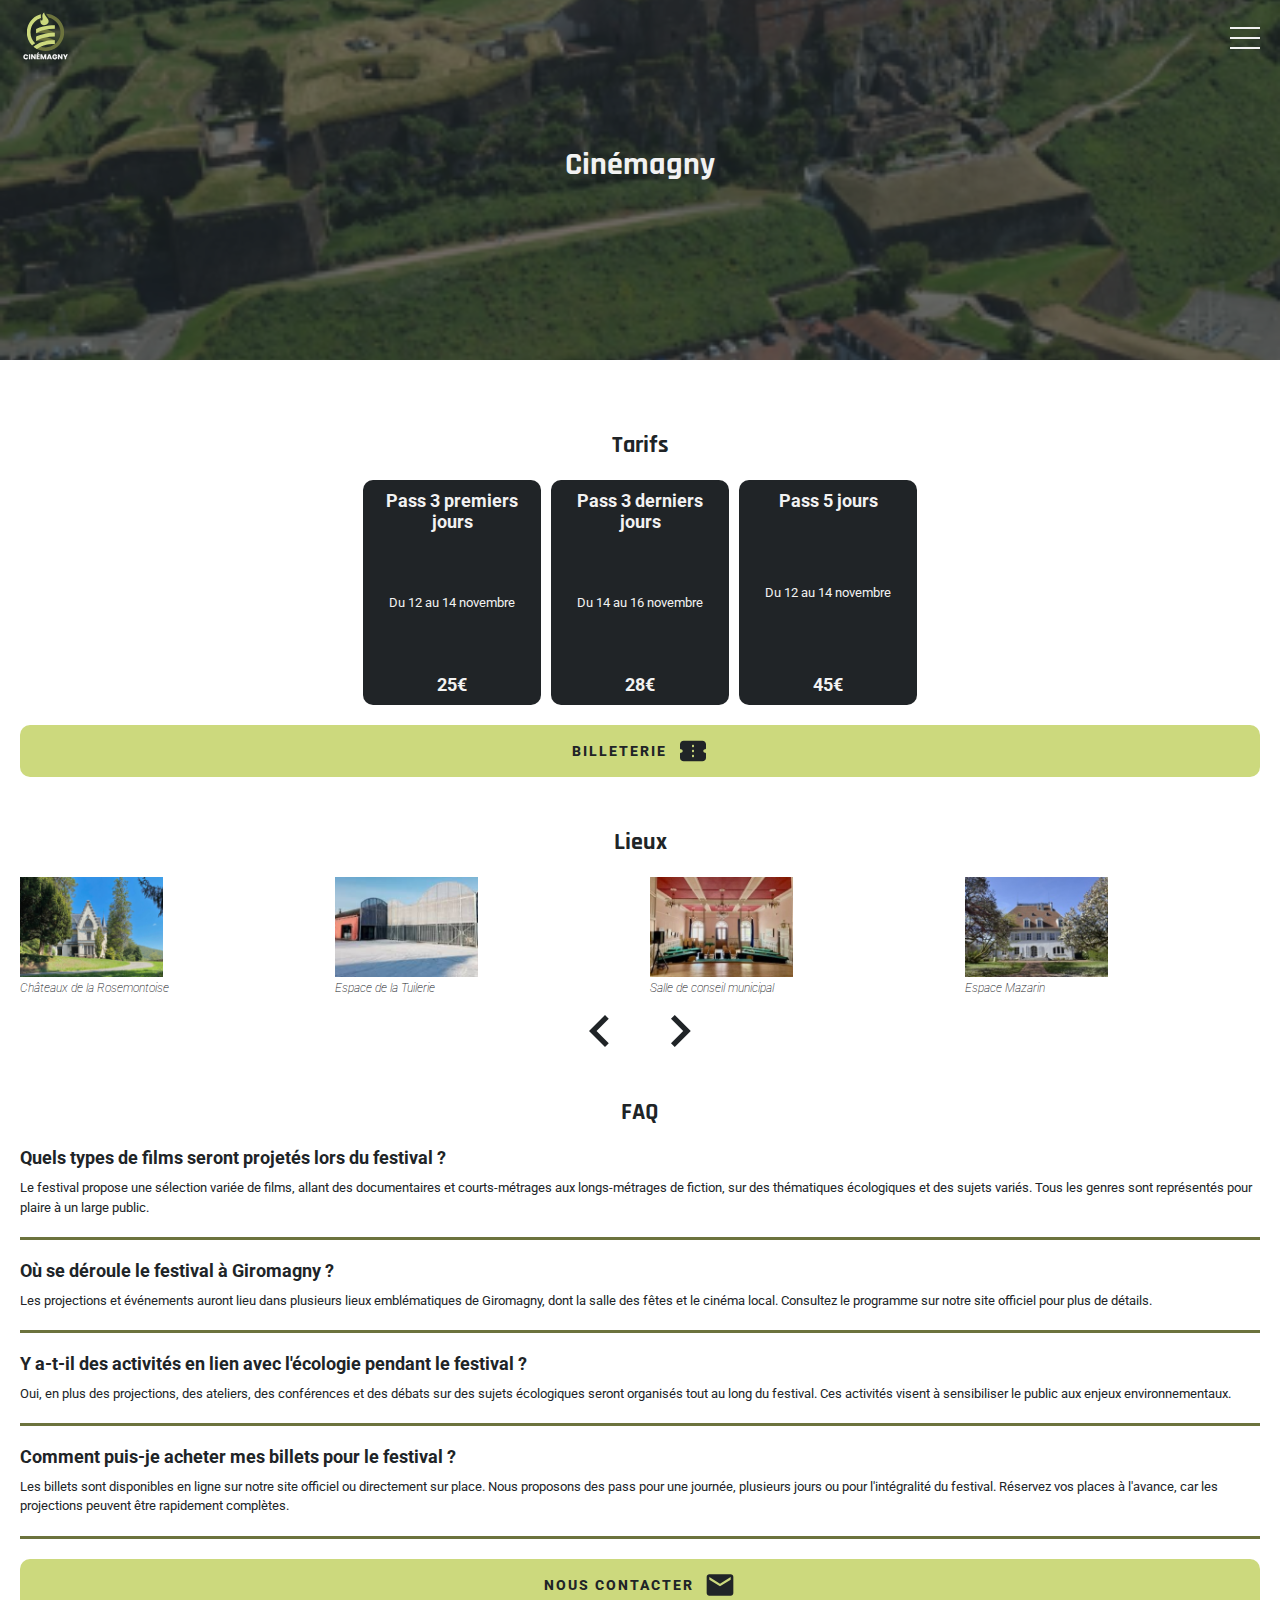
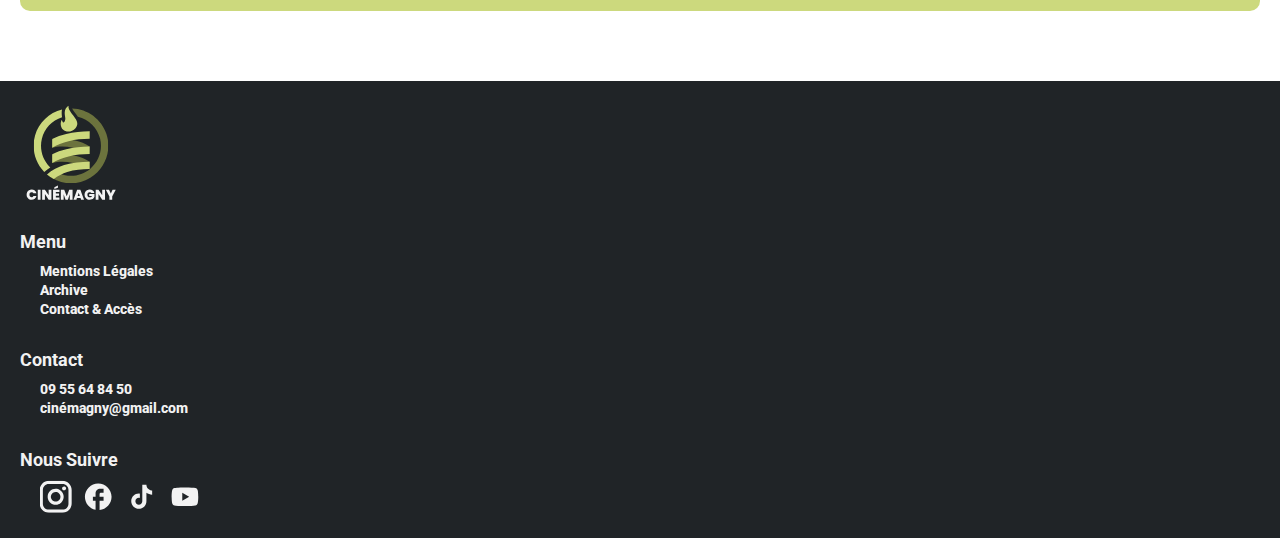
<file: info_pratiques.html>
<!DOCTYPE html>
<html lang="fr">

<head>
    <meta charset="UTF-8">
    <meta name="viewport" content="width=device-width, initial-scale=1.0">

    <!-- FavIcon -->
    <link rel="icon" type="image/png" href="assets/icons/logo/favicon/favicon-96x96.png" sizes="96x96" />
    <link rel="icon" type="image/svg+xml" href="assets/icons/logo/favicon/favicon.svg" />
    <link rel="shortcut icon" href="assets/icons/logo/favicon/favicon.ico" />
    <link rel="apple-touch-icon" sizes="180x180" href="assets/icons/logo/favicon/apple-touch-icon.png" />
    <meta name="apple-mobile-web-app-title" content="MyWebSite" />
    <link rel="manifest" href="assets/icons/logo/favicon/site.webmanifest" />

    <!-- CSS Link -->
    <link rel="stylesheet" href="src/css/styles.css">

    <title>Cinémagny - Infos Pratiques</title>
</head>

<body>
    <!-- Header -->
    <header class="header header-index">
        <div class="header__background-filter"></div>
        <div class="header__menu menu">
            <a href="/">
                <img class="menu__logo" src="assets/icons/logo/logo.svg" alt="Logo de Cinémagny">
            </a>
            <button class="menu__btn" aria-expanded="false" aria-label="Ouvrir le menu">
                <span class="menu__btn-bars"></span>
            </button>
        </div>

        <!-- Nav -->
        <nav class="header__nav nav" aria-hidden="true">
            <ul class="nav__liste">
                <li class="nav__item">
                    <a class="nav__link" href="a_propos.html"><img src="assets/icons/livre_blanc.svg" alt="Icône livre">À
                        Propos</a>
                </li>
                <li class="nav__item">
                    <a class="nav__link" href="billeterie.html"><img src="assets/icons/billet_blanc.svg"
                            alt="Icône billet">Billetterie</a>
                </li>
                <li class="nav__item">
                    <a class="nav__link" href="films.html"><img src="assets/icons/films_blanc.svg" alt="Icône films">Films</a>
                </li>
                <li class="nav__item">
                    <a class="nav__link" href="programmation.html"><img src="assets/icons/clalendar_blanc.svg"
                            alt="Icône calendrier">Programmation</a>
                </li>
                <li class="nav__item">
                    <a class="nav__link" href="invites.html"><img src="assets/icons/profile_blanc.svg"
                            alt="Icône profile">Invités</a>
                </li>
                <li class="nav__item">
                    <a class="nav__link" href="info_pratiques.html"><img src="assets/icons/about_blanc.svg" alt="Icône information">Infos
                        Pratiques</a>
                </li>
                <li class="nav__item">
                    <a class="nav__link nav__laste" href="contact.html"><img src="assets/icons/mail_blanc.svg"
                            alt="Icône contact">Contact</a>
                </li>
            </ul>
        </nav>

        <div class="hero">
            <h1>Cinémagny</h1>
        </div>
    </header>


    <!-- Content -->
    <section class="content container">
        <article class="content__tarifs">
            <h2>Tarifs</h2>
            <div class="content__tarifs-liste">
                <div class="billet__card">
                    <h3>Pass 3 premiers jours</h3>
                    <p>Du 12 au 14 novembre</p>
                    <h3>25€</h3>
                </div>
                <div class="billet__card">
                    <h3>Pass 3 derniers jours</h3>
                    <p>Du 14 au 16 novembre</p>
                    <h3>28€</h3>
                </div>
                <div class="billet__card">
                    <h3>Pass 5 jours</h3>
                    <p>Du 12 au 14 novembre</p>
                    <h3>45€</h3>
                </div>
            </div>
            <a class="billet__btn link__btn" href="billeterie.html">
                Billeterie
                <img src="assets/icons/ticket.svg" alt="Icône billet">
            </a>
        </article>

        <article class="content__lieux">
            <h2>Lieux</h2>
            <div class="content__slider slider slider-infos">
                <div class="slider__item">
                    <img src="assets/img/chateaux_de_la_rosemontoise.png" alt="Image du chateaux de la rosemontoise">
                    <p class="text-s">Châteaux de la Rosemontoise</p>
                </div>
                <div class="slider__item">
                    <img src="assets/img/espace_de_le_tuilerie.png" alt="Iage de l'espace de la tuileire">
                    <p class="text-s">Espace de la Tuilerie</p>
                </div>
                <div class="slider__item">
                    <img src="assets/img/salle_de_conseil_municipal.png" alt="Image de la salle du consiel municipale">
                    <p class="text-s">Salle de conseil municipal</p>
                </div>
                <div class="slider__item">
                    <img src="assets/img/espace_mazarin.png" alt="Image de l'espace Marazin">
                    <p class="text-s">Espace Mazarin</p>
                </div>
            </div>
            <div class="slider__btn">
                <button class="left-infos"><img src="assets/icons/defilement_gauche.svg" alt="Flèche gauche"></button>
                <button class="right-infos"><img src="assets/icons/defilement_droite.svg" alt="Flèche Droite"></button>
            </div>
        </article>

        <article class="content-faq faq">
            <h2>FAQ</h2>
            <ul class="faq__liste">
                <li class="faq__item">
                    <h3>Quels types de films seront projetés lors du festival ?
                    </h3>
                    <p>Le festival propose une sélection variée de films, allant des documentaires et courts-métrages
                        aux longs-métrages de fiction, sur des thématiques écologiques et des sujets variés. Tous les
                        genres sont représentés pour plaire à un large public.</p>
                </li>
                <li class="faq__item">
                    <h3>Où se déroule le festival à Giromagny ?</h3>
                    <p>Les projections et événements auront lieu dans plusieurs lieux emblématiques de Giromagny, dont
                        la salle des fêtes et le cinéma local. Consultez le programme sur notre site officiel pour plus
                        de détails.

                    </p>
                </li>
                <li class="faq__item">
                    <h3>Y a-t-il des activités en lien avec l'écologie pendant le festival ?</h3>
                    <p>Oui, en plus des projections, des ateliers, des conférences et des débats sur des sujets
                        écologiques seront organisés tout au long du festival. Ces activités visent à sensibiliser le
                        public aux enjeux environnementaux.</p>
                </li>
                <li class="faq__item">
                    <h3>Comment puis-je acheter mes billets pour le festival ?</h3>
                    <p>Les billets sont disponibles en ligne sur notre site officiel ou directement sur place. Nous
                        proposons des pass pour une journée, plusieurs jours ou pour l'intégralité du festival. Réservez
                        vos places à l'avance, car les projections peuvent être rapidement complètes.</p>
                </li>
            </ul>
            <a class="link__btn" href="contact.html">
                Nous Contacter
                <img src="assets/icons/mail.svg" alt="Icône envoyer">
            </a>
        </article>
    </section>

    <footer class="footer container">
        <img class="footer__logo" src="assets/icons/logo/logo.svg" alt="Logo de Cinémagny">
        <div class="footer__menu">
            <h3>Menu</h3>
            <ul class="footer__liste">
                <li class="footer__item"><a href="">Mentions Légales</a></li>
                <li class="footer__item"><a href="">Archive</a></li>
                <li class="footer__item"><a href="">Contact & Accès</a></li>
            </ul>
        </div>
        <div class="footer__contact">
            <h3>Contact</h3>
            <ul class="footer__liste">
                <li class="footer__item"><a href="">09 55 64 84 50</a></li>
                <li class="footer__item"><a href="">cinémagny@gmail.com</a></li>
            </ul>
        </div>
        <div class="footer__media">
            <h3>Nous Suivre</h3>
            <ul class="footer__liste footer__liste-media">
                <li class="footer__item">
                    <a href=""><img src="assets/icons/resau/svgexport-49.svg" alt="Icône de Instagramme"></a>
                </li>
                <li class="footer__item">
                    <a href=""><img src="assets/icons/resau/ic_baseline-facebook.svg" alt="Icône de Facebook"></a>
                </li>
                <li class="footer__item">
                    <a href=""><img src="assets/icons/resau/ic_baseline-tiktok.svg" alt="Icône de Tik Tok"></a>
                </li>
                <li class="footer__item">
                    <a href=""><img src="assets/icons/resau/mdi_youtube.svg" alt="Icône de Youtube"></a>
                </li>
            </ul>
        </div>
    </footer>

    <script src="src/js/scripts.js"></script>
    <script src="src/js/slider_infos.js"></script>
</body>

</html>
</file>
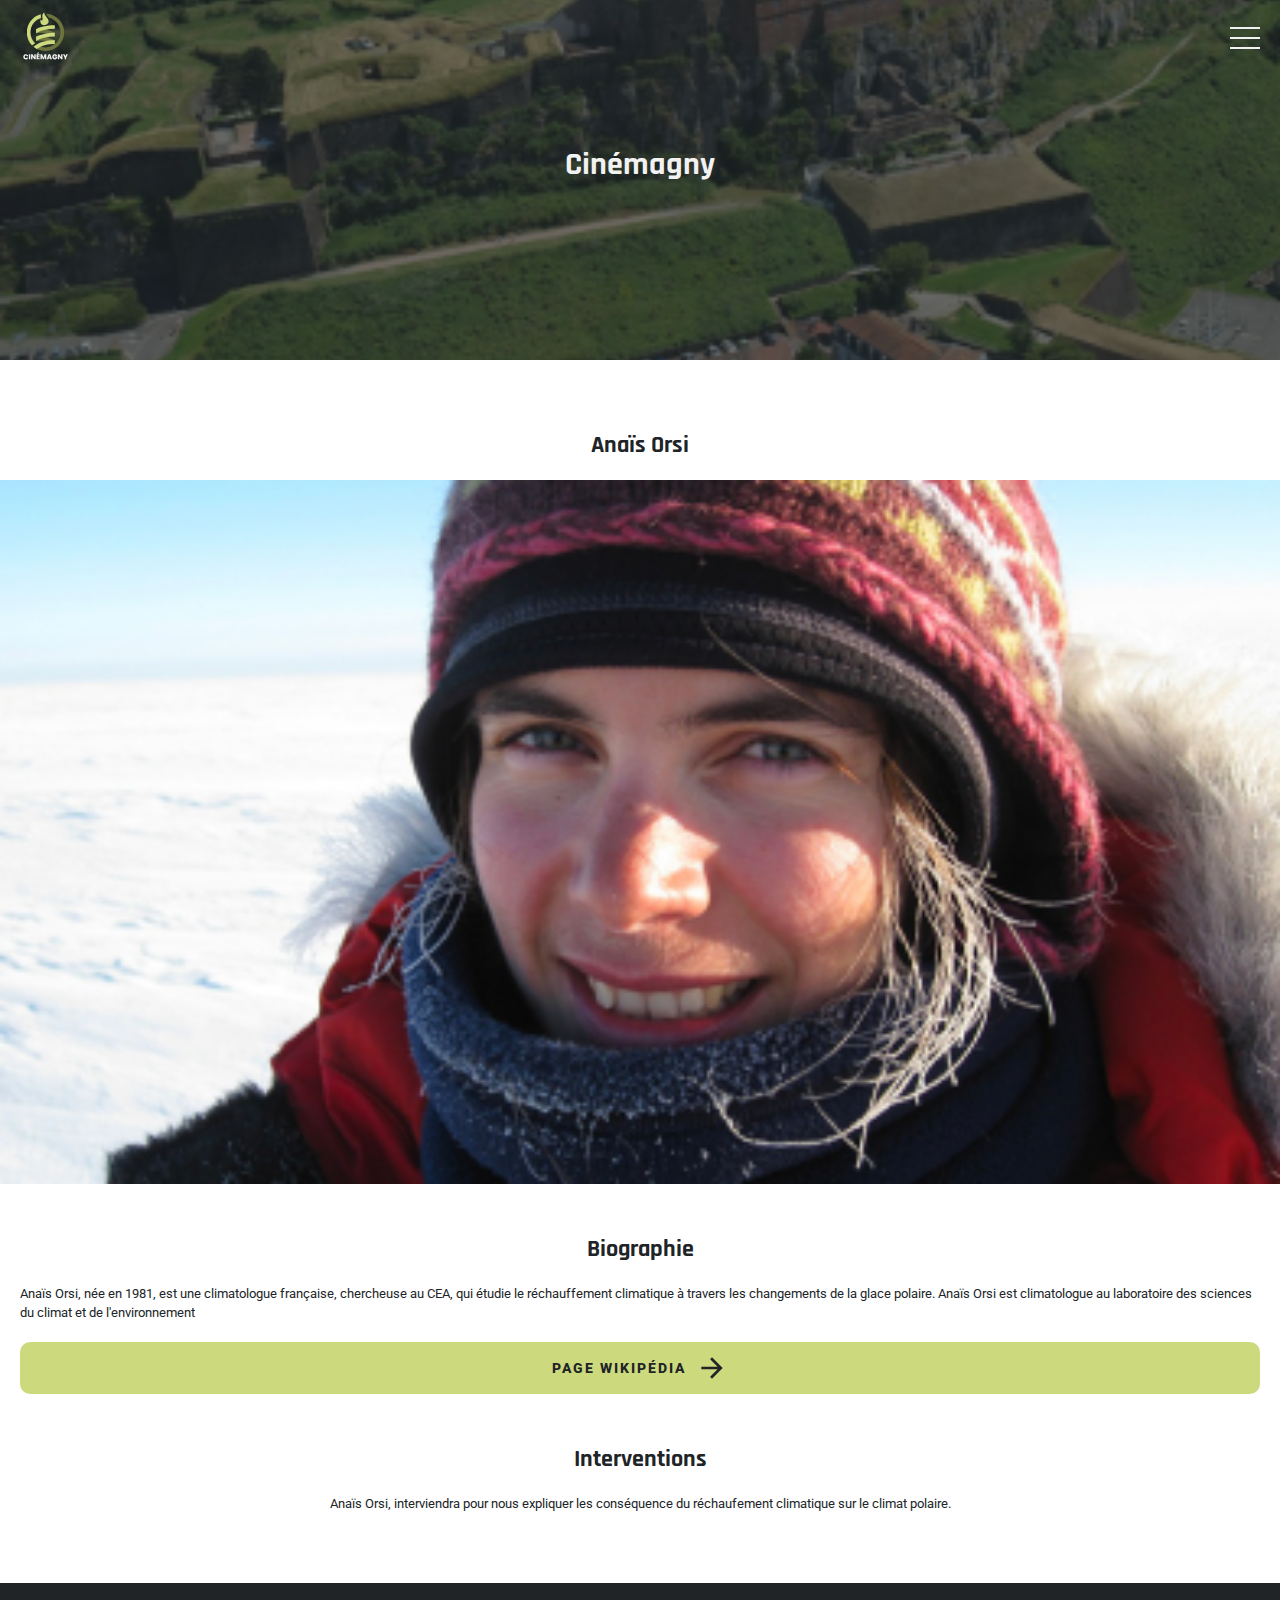
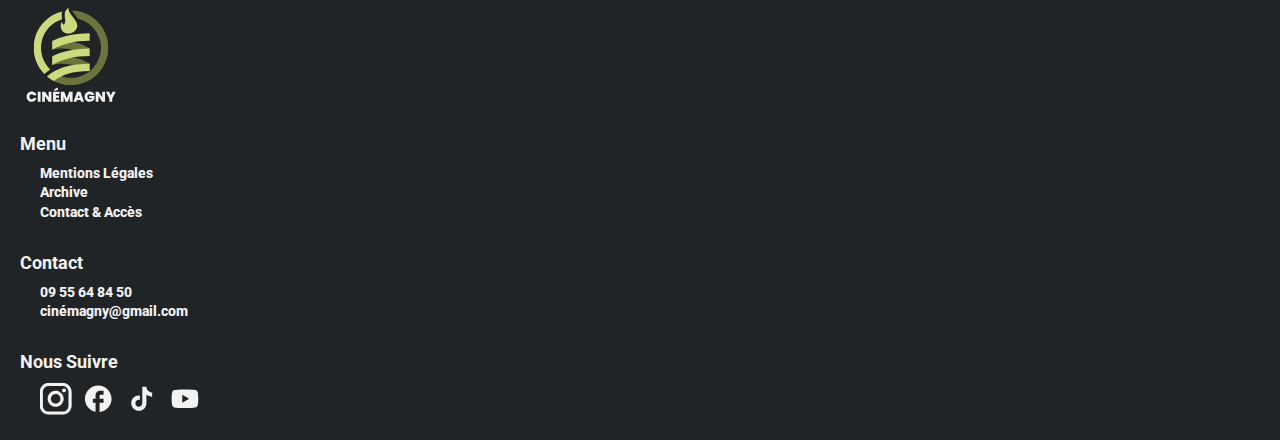
<file: invite.html>
<!DOCTYPE html>
<html lang="fr">

<head>
    <meta charset="UTF-8">
    <meta name="viewport" content="width=device-width, initial-scale=1.0">

    <!-- FavIcon -->
    <link rel="icon" type="image/png" href="assets/icons/logo/favicon/favicon-96x96.png" sizes="96x96" />
    <link rel="icon" type="image/svg+xml" href="assets/icons/logo/favicon/favicon.svg" />
    <link rel="shortcut icon" href="assets/icons/logo/favicon/favicon.ico" />
    <link rel="apple-touch-icon" sizes="180x180" href="assets/icons/logo/favicon/apple-touch-icon.png" />
    <meta name="apple-mobile-web-app-title" content="MyWebSite" />
    <link rel="manifest" href="assets/icons/logo/favicon/site.webmanifest" />

    <!-- CSS Link -->
    <link rel="stylesheet" href="src/css/styles.css">

    <title>Cinémagny - Anaïs Orsi</title>
</head>

<body>
    <!-- Header -->
    <header class="header header-index">
        <div class="header__background-filter"></div>
        <div class="header__menu menu">
            <a href="/">
                <img class="menu__logo" src="assets/icons/logo/logo.svg" alt="Logo de Cinémagny">
            </a>
            <button class="menu__btn" aria-expanded="false" aria-label="Ouvrir le menu">
                <span class="menu__btn-bars"></span>
            </button>
        </div>

        <!-- Nav -->
        <nav class="header__nav nav" aria-hidden="true">
            <ul class="nav__liste">
                <li class="nav__item">
                    <a class="nav__link" href="a_propos.html"><img src="assets/icons/livre_blanc.svg" alt="Icône livre">À
                        Propos</a>
                </li>
                <li class="nav__item">
                    <a class="nav__link" href="billeterie.html"><img src="assets/icons/billet_blanc.svg"
                            alt="Icône billet">Billetterie</a>
                </li>
                <li class="nav__item">
                    <a class="nav__link" href="films.html"><img src="assets/icons/films_blanc.svg" alt="Icône films">Films</a>
                </li>
                <li class="nav__item">
                    <a class="nav__link" href="programmation.html"><img src="assets/icons/clalendar_blanc.svg"
                            alt="Icône calendrier">Programmation</a>
                </li>
                <li class="nav__item">
                    <a class="nav__link" href="invites.html"><img src="assets/icons/profile_blanc.svg"
                            alt="Icône profile">Invités</a>
                </li>
                <li class="nav__item">
                    <a class="nav__link" href="info_pratiques.html"><img src="assets/icons/about_blanc.svg" alt="Icône information">Infos
                        Pratiques</a>
                </li>
                <li class="nav__item">
                    <a class="nav__link nav__laste" href="contact.html"><img src="assets/icons/mail_blanc.svg"
                            alt="Icône contact">Contact</a>
                </li>
            </ul>
        </nav>

        <div class="hero">
            <h1>Cinémagny</h1>
        </div>
    </header>


    <!-- Content -->
    <section class="content container">
        <article class="content__header">
            <h2>Anaïs Orsi</h2>
            <img class="content__entete" src="assets/img/entete/anais_orsi_entete.png" alt="Photo De Anaïs Orsi">
        </article>

        <article class="content__bio">
            <h2>Biographie</h2>
            <p>Anaïs Orsi, née en 1981, est une climatologue française, chercheuse au CEA, qui étudie le réchauffement
                climatique à travers les changements de la glace polaire. Anaïs Orsi est climatologue au laboratoire
                des sciences du climat et de l'environnement</p>
            <a class="link__btn" href="https://fr.wikipedia.org/wiki/Anaïs_Orsi">
                Page Wikipédia
                <img src="assets/icons/fleche.svg" alt="Icône de flèche">
            </a>
        </article>

        <article class="content__interventions">
            <h2>Interventions</h2>
            <p>Anaïs Orsi, interviendra pour nous expliquer les conséquence du réchaufement climatique sur le climat polaire.</p>
        </article>
    </section>

    <footer class="footer container">
        <img class="footer__logo" src="assets/icons/logo/logo.svg" alt="Logo de Cinémagny">
        <div class="footer__menu">
            <h3>Menu</h3>
            <ul class="footer__liste">
                <li class="footer__item"><a href="">Mentions Légales</a></li>
                <li class="footer__item"><a href="">Archive</a></li>
                <li class="footer__item"><a href="">Contact & Accès</a></li>
            </ul>
        </div>
        <div class="footer__contact">
            <h3>Contact</h3>
            <ul class="footer__liste">
                <li class="footer__item"><a href="">09 55 64 84 50</a></li>
                <li class="footer__item"><a href="">cinémagny@gmail.com</a></li>
            </ul>
        </div>
        <div class="footer__media">
            <h3>Nous Suivre</h3>
            <ul class="footer__liste footer__liste-media">
                <li class="footer__item">
                    <a href=""><img src="assets/icons/resau/svgexport-49.svg" alt="Icône de Instagramme"></a>
                </li>
                <li class="footer__item">
                    <a href=""><img src="assets/icons/resau/ic_baseline-facebook.svg" alt="Icône de Facebook"></a>
                </li>
                <li class="footer__item">
                    <a href=""><img src="assets/icons/resau/ic_baseline-tiktok.svg" alt="Icône de Tik Tok"></a>
                </li>
                <li class="footer__item">
                    <a href=""><img src="assets/icons/resau/mdi_youtube.svg" alt="Icône de Youtube"></a>
                </li>
            </ul>
        </div>
    </footer>

    <script src="src/js/scripts.js"></script>
</body>

</html>
</file>
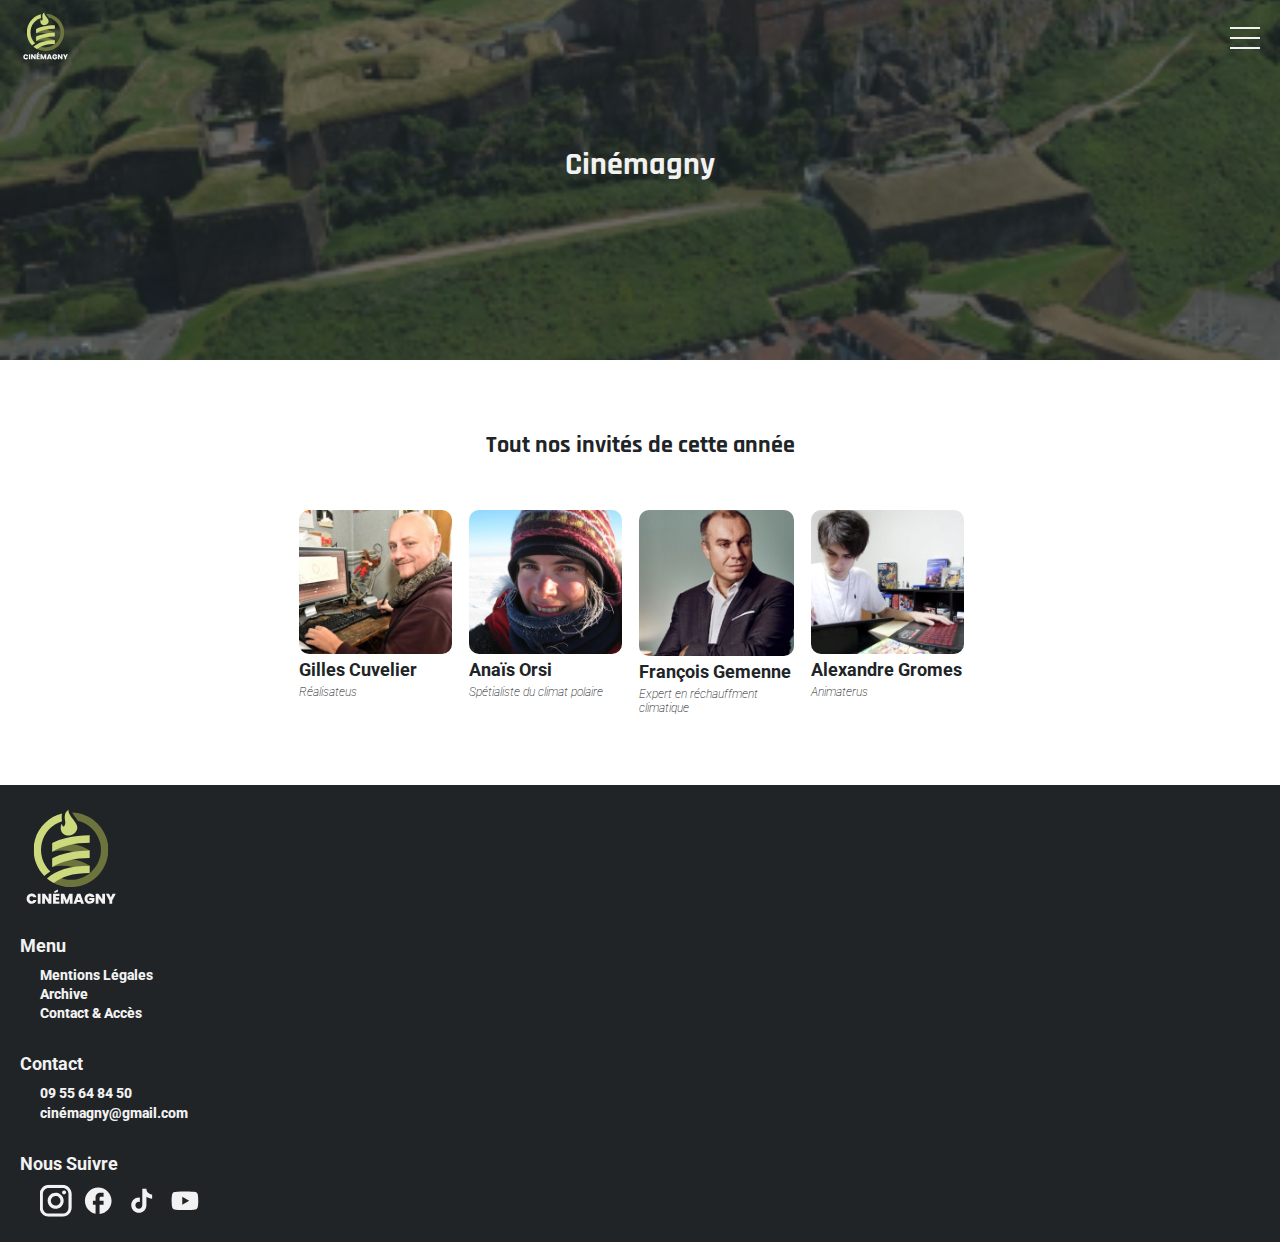
<file: invites.html>
<!DOCTYPE html>
<html lang="fr">

<head>
    <meta charset="UTF-8">
    <meta name="viewport" content="width=device-width, initial-scale=1.0">

    <!-- FavIcon -->
    <link rel="icon" type="image/png" href="assets/icons/logo/favicon/favicon-96x96.png" sizes="96x96" />
    <link rel="icon" type="image/svg+xml" href="assets/icons/logo/favicon/favicon.svg" />
    <link rel="shortcut icon" href="assets/icons/logo/favicon/favicon.ico" />
    <link rel="apple-touch-icon" sizes="180x180" href="assets/icons/logo/favicon/apple-touch-icon.png" />
    <meta name="apple-mobile-web-app-title" content="MyWebSite" />
    <link rel="manifest" href="assets/icons/logo/favicon/site.webmanifest" />

    <!-- CSS Link -->
    <link rel="stylesheet" href="src/css/styles.css">

    <title>Cinémagny - Invités</title>
</head>

<body>
    <!-- Header -->
    <header class="header header-index">
        <div class="header__background-filter"></div>
        <div class="header__menu menu">
            <a href="/">
                <img class="menu__logo" src="assets/icons/logo/logo.svg" alt="Logo de Cinémagny">
            </a>
            <button class="menu__btn" aria-expanded="false" aria-label="Ouvrir le menu">
                <span class="menu__btn-bars"></span>
            </button>
        </div>

        <!-- Nav -->
        <nav class="header__nav nav" aria-hidden="true">
            <ul class="nav__liste">
                <li class="nav__item">
                    <a class="nav__link" href="a_propos.html"><img src="assets/icons/livre_blanc.svg" alt="Icône livre">À
                        Propos</a>
                </li>
                <li class="nav__item">
                    <a class="nav__link" href="billeterie.html"><img src="assets/icons/billet_blanc.svg"
                            alt="Icône billet">Billetterie</a>
                </li>
                <li class="nav__item">
                    <a class="nav__link" href="films.html"><img src="assets/icons/films_blanc.svg" alt="Icône films">Films</a>
                </li>
                <li class="nav__item">
                    <a class="nav__link" href="programmation.html"><img src="assets/icons/clalendar_blanc.svg"
                            alt="Icône calendrier">Programmation</a>
                </li>
                <li class="nav__item">
                    <a class="nav__link" href="invites.html"><img src="assets/icons/profile_blanc.svg"
                            alt="Icône profile">Invités</a>
                </li>
                <li class="nav__item">
                    <a class="nav__link" href="info_pratiques.html"><img src="assets/icons/about_blanc.svg" alt="Icône information">Infos
                        Pratiques</a>
                </li>
                <li class="nav__item">
                    <a class="nav__link nav__laste" href="contact.html"><img src="assets/icons/mail_blanc.svg"
                            alt="Icône contact">Contact</a>
                </li>
            </ul>
        </nav>

        <div class="hero">
            <h1>Cinémagny</h1>
        </div>
    </header>


    <!-- Content -->
    <section class="content container">
        <article class="content__partenaire">
        <h2>Tout nos invités de cette année</h2>
        <div class="partenaire__liste">
            <a href="invite.html">
                <div class="partenaire__item">
                    <img src="assets/img/gilles_cuvelier.png" alt="Photo de Gilles Cuvelier">
                    <h3>Gilles Cuvelier</h3>
                    <p class="text-s">Réalisateus</p>
                </div>
            </a>
            <a href="invite.html">
                <div class="partenaire__item">
                    <img src="assets/img/anais_orsi.png" alt="Photo de Anaïs Orsi">
                    <h3>Anaïs Orsi</h3>
                    <p class="text-s">Spétialiste du climat polaire</p>
                </div>
            </a>
            <a href="invite.html">
                <div class="partenaire__item">
                    <img src="assets/img/francois_gemenne.png" alt="Photo de François Gemenne">
                    <h3>François Gemenne</h3>
                    <p class="text-s">Expert en réchauffment climatique</p>
                </div>
            </a>
            <a href="invite.html">
                <div class="partenaire__item">
                    <img src="assets/img/alexandre_gromes.png" alt="Photo de Alexandre Gromes">
                    <h3>Alexandre Gromes</h3>
                    <p class="text-s">Animaterus</p>
                </div>
            </a>
        </div>
        </article>
    </section>

    <footer class="footer container">
        <img class="footer__logo" src="assets/icons/logo/logo.svg" alt="Logo de Cinémagny">
        <div class="footer__menu">
            <h3>Menu</h3>
            <ul class="footer__liste">
                <li class="footer__item"><a href="">Mentions Légales</a></li>
                <li class="footer__item"><a href="">Archive</a></li>
                <li class="footer__item"><a href="">Contact & Accès</a></li>
            </ul>
        </div>
        <div class="footer__contact">
            <h3>Contact</h3>
            <ul class="footer__liste">
                <li class="footer__item"><a href="">09 55 64 84 50</a></li>
                <li class="footer__item"><a href="">cinémagny@gmail.com</a></li>
            </ul>
        </div>
        <div class="footer__media">
            <h3>Nous Suivre</h3>
            <ul class="footer__liste footer__liste-media">
                <li class="footer__item">
                    <a href=""><img src="assets/icons/resau/svgexport-49.svg" alt="Icône de Instagramme"></a>
                </li>
                <li class="footer__item">
                    <a href=""><img src="assets/icons/resau/ic_baseline-facebook.svg" alt="Icône de Facebook"></a>
                </li>
                <li class="footer__item">
                    <a href=""><img src="assets/icons/resau/ic_baseline-tiktok.svg" alt="Icône de Tik Tok"></a>
                </li>
                <li class="footer__item">
                    <a href=""><img src="assets/icons/resau/mdi_youtube.svg" alt="Icône de Youtube"></a>
                </li>
            </ul>
        </div>
    </footer>

    <script src="src/js/scripts.js"></script>
</body>

</html>
</file>
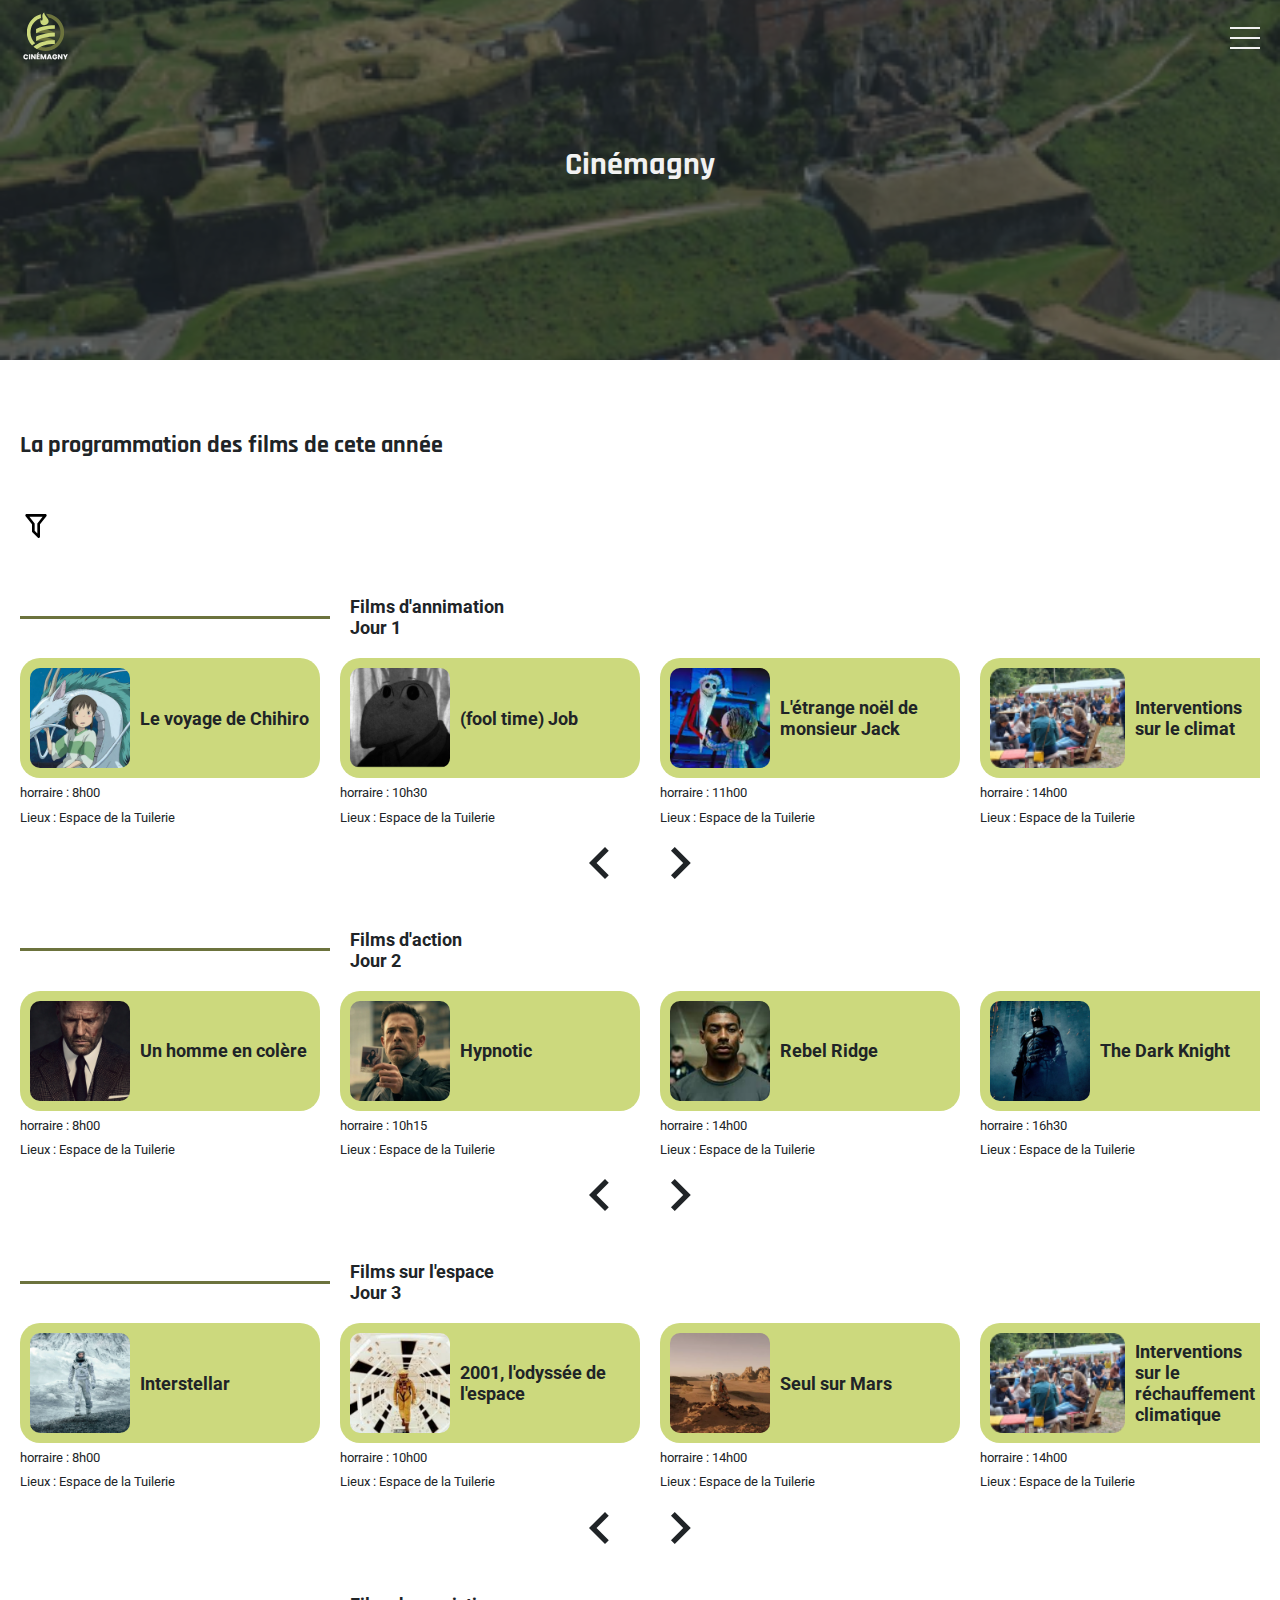
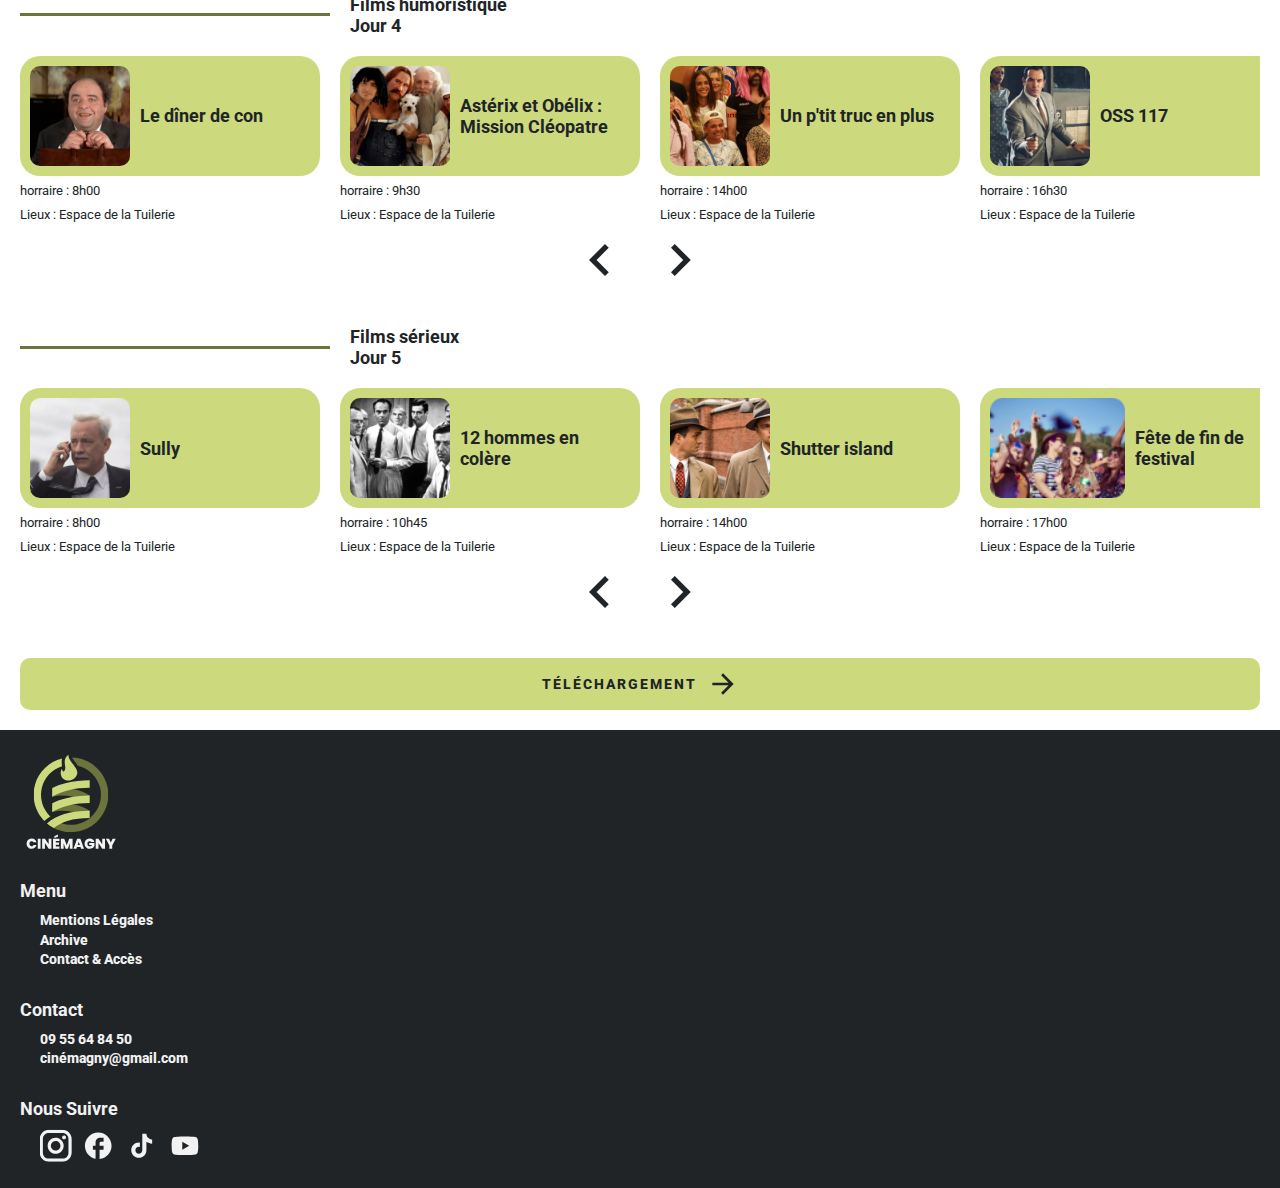
<file: programmation.html>
<!DOCTYPE html>
<html lang="fr">

<head>
    <meta charset="UTF-8">
    <meta name="viewport" content="width=device-width, initial-scale=1.0">

    <!-- FavIcon -->
    <link rel="icon" type="image/png" href="assets/icons/logo/favicon/favicon-96x96.png" sizes="96x96" />
    <link rel="icon" type="image/svg+xml" href="assets/icons/logo/favicon/favicon.svg" />
    <link rel="shortcut icon" href="assets/icons/logo/favicon/favicon.ico" />
    <link rel="apple-touch-icon" sizes="180x180" href="assets/icons/logo/favicon/apple-touch-icon.png" />
    <meta name="apple-mobile-web-app-title" content="MyWebSite" />
    <link rel="manifest" href="assets/icons/logo/favicon/site.webmanifest" />

    <!-- CSS Link -->
    <link rel="stylesheet" href="src/css/styles.css">

    <title>Cinémagny - Programmation</title>
</head>

<body>
    <!-- Header -->
    <header class="header header-index">
        <div class="header__background-filter"></div>
        <div class="header__menu menu">
            <a href="/">
                <img class="menu__logo" src="assets/icons/logo/logo.svg" alt="Logo de Cinémagny">
            </a>
            <button class="menu__btn" aria-expanded="false" aria-label="Ouvrir le menu">
                <span class="menu__btn-bars"></span>
            </button>
        </div>

        <!-- Nav -->
        <nav class="header__nav nav" aria-hidden="true">
            <ul class="nav__liste">
                <li class="nav__item">
                    <a class="nav__link" href="a_propos.html"><img src="assets/icons/livre_blanc.svg" alt="Icône livre">À
                        Propos</a>
                </li>
                <li class="nav__item">
                    <a class="nav__link" href="billeterie.html"><img src="assets/icons/billet_blanc.svg"
                            alt="Icône billet">Billetterie</a>
                </li>
                <li class="nav__item">
                    <a class="nav__link" href="films.html"><img src="assets/icons/films_blanc.svg" alt="Icône films">Films</a>
                </li>
                <li class="nav__item">
                    <a class="nav__link" href="programmation.html"><img src="assets/icons/clalendar_blanc.svg"
                            alt="Icône calendrier">Programmation</a>
                </li>
                <li class="nav__item">
                    <a class="nav__link" href="invites.html"><img src="assets/icons/profile_blanc.svg"
                            alt="Icône profile">Invités</a>
                </li>
                <li class="nav__item">
                    <a class="nav__link" href="info_pratiques.html"><img src="assets/icons/about_blanc.svg" alt="Icône information">Infos
                        Pratiques</a>
                </li>
                <li class="nav__item">
                    <a class="nav__link nav__laste" href="contact.html"><img src="assets/icons/mail_blanc.svg"
                            alt="Icône contact">Contact</a>
                </li>
            </ul>
        </nav>

        <div class="hero">
            <h1>Cinémagny</h1>
        </div>
    </header>


    <!-- Content -->
    <section class="content container">
        <h2>La programmation des films de cete année</h2>

        <div class="content__filter filter">
            <div class="filter__menu">
                <button class="filter__btn btn__filter" aria-expanded="false">
                    <img src="assets/icons/filter.svg" alt="">
                </button>
            </div>
            <div class="filter__active">
            </div>

            <div class="filter__nav" aria-hidden="true">
                <div class="filter-nav__choix">
                    <div class="filter-nav__choix-item">
                        <h3>Genre</h3>
                        <ul class="filter-nav__list">
                            <li class="filter-nav__filtre" data-name="Animation">
                                <p class="text-s">Animation</p>
                                <img src="assets/icons/plus.svg" alt="Icône d'ajout">
                            </li>
                            <li class="filter-nav__filtre" data-name="Actions">
                                <p class="text-s">Action</p>
                                <img src="assets/icons/plus.svg" alt="Icône d'ajout">
                            </li>
                            <li class="filter-nav__filtre" data-name="humour">
                                <p class="text-s">Humour</p>
                                <img src="assets/icons/plus.svg" alt="Icône d'ajout">
                            </li>
                            <li class="filter-nav__filtre" data-name="Esapce">
                                <p class="text-s">Espace</p>
                                <img src="assets/icons/plus.svg" alt="Icône d'ajout">
                            </li>
                            <li class="filter-nav__filtre" data-name="Serieux">
                                <p class="text-s">Serieux</p>
                                <img src="assets/icons/plus.svg" alt="Icône d'ajout">
                            </li>
                        </ul>
                    </div>
                    <div class="filter-nav__choix-item">
                        <h3>Horraire</h3>
                        <ul class="filter-nav__list">
                            <li class="filter-nav__filtre" data-name="Matin">
                                <p class="text-s">Matin</p>
                                <img src="assets/icons/plus.svg" alt="Icône d'ajout">
                            </li>
                            <li class="filter-nav__filtre" data-name="Après-Midi">
                                <p class="text-s">Après-Midi</p>
                                <img src="assets/icons/plus.svg" alt="Icône d'ajout">
                            </li>
                            <li class="filter-nav__filtre" data-name="Soir">
                                <p class="text-s">Soir</p>
                                <img src="assets/icons/plus.svg" alt="Icône d'ajout">
                            </li>
                        </ul>
                    </div>
                    <div class="filter-nav__choix-item">
                        <h3>Lieux</h3>
                        <ul class="filter-nav__list">
                            <li class="filter-nav__filtre" data-name="Tuilerie">
                                <p class="text-s">Tuilerie</p>
                                <img src="assets/icons/plus.svg" alt="Icône d'ajout">
                            </li>
                            <li class="filter-nav__filtre" data-name="Marazin">
                                <p class="text-s">Marazin</p>
                                <img src="assets/icons/plus.svg" alt="Icône d'ajout">
                            </li>
                            <li class="filter-nav__filtre" data-name="Rosemontoise">
                                <p class="text-s">Rosemontoise</p>
                                <img src="assets/icons/plus.svg" alt="Icône d'ajout">
                            </li>
                            <li class="filter-nav__filtre" data-name="Salle Conseil">
                                <p class="text-s">Salle Conseil</p>
                                <img src="assets/icons/plus.svg" alt="Icône d'ajout">
                            </li>
                        </ul>
                    </div>
                </div>
            </div>

            <article class="content__programme programme">
                <div class="programme__j1 programme__card">
                    <div class="programme__card-title">
                        <span class="programme__card-title-line"></span>
                        <h3>Films d'annimation <br>Jour 1</h3>
                    </div>
                    <div class="programme__slider slider slider-prog-1">
                        <div class="programme__slider__item slider__item" data-genre="Animation" data-horraires="Matin" data-lieux="Tuilerie">
                            <div class="slider__item-film">
                                <img src="assets/img/le_voyage_de_chiiro.png" alt="Image d'illustration du film Le voyage de Chihiro">
                                <h3>Le voyage de Chihiro</h3>
                            </div>
                            <p>horraire : 8h00</p>
                            <p>Lieux : Espace de la Tuilerie</p>
                        </div>
                        <div class="programme__slider__item slider__item" data-genre="Animation" data-horraires="Matin" data-lieux="Tuilerie">
                            <div class="slider__item-film">
                                <img src="assets/img/fool_time_job.png" alt="Image d'illustration du film (fool time) Job">
                                <h3>(fool time) Job</h3>
                            </div>
                            <p>horraire : 10h30</p>
                            <p>Lieux : Espace de la Tuilerie</p>
                        </div>
                        <div class="programme__slider__item slider__item" data-genre="Animation" data-horraires="Matin" data-lieux="Tuilerie">
                            <div class="slider__item-film">
                                <img src="assets/img/letrange_noel_de_monsieur_jack.png" alt="Image d'illustration du film L'étrange noël de monsieur Jack">
                                <h3>L'étrange noël de monsieur Jack</h3>
                            </div>
                            <p>horraire : 11h00</p>
                            <p>Lieux : Espace de la Tuilerie</p>
                        </div>
                        <div class="programme__slider__item slider__item" data-genre="Interventions" data-horraires="Après-Midi" data-lieux="Tuilerie">
                            <div class="slider__item-film">
                                <img src="assets/img/festival_1_card.png" alt="Image d'illustration de l'Interventions sur le climat">
                                <h3>Interventions sur le climat</h3>
                            </div>
                            <p>horraire : 14h00</p>
                            <p>Lieux : Espace de la Tuilerie</p>
                        </div>
                    </div>
                    <div class="slider__btn">
                        <button class="left-prog-1"><img src="assets/icons/defilement_gauche.svg" alt="Icône de flèche"></button>
                        <button class="right-prog-1"><img src="assets/icons/defilement_droite.svg" alt="Icône de flèche"></button>
                    </div>
                </div>

                <div class="programme__j2 programme__card">
                    <div class="programme__card-title">
                        <span class="programme__card-title-line"></span>
                        <h3>Films d'action <br>Jour 2</h3>
                    </div>
                    <div class="programme__slider slider slider-prog-2">
                        <div class="programme__slider__item slider__item" data-genre="Actions" data-horraires="Matin" data-lieux="Tuilerie">
                            <div class="slider__item-film">
                                <img src="assets/img/un_homme_en_colere.png" alt="Image d'illustration du film Un homme en colère">
                                <h3>Un homme en colère</h3>
                            </div>
                            <p>horraire : 8h00</p>
                            <p>Lieux : Espace de la Tuilerie</p>
                        </div>
                        <div class="programme__slider__item slider__item" data-genre="Actions" data-horraires="Matin" data-lieux="Tuilerie">
                            <div class="slider__item-film">
                                <img src="assets/img/hypnotic.png" alt="Image d'illustration du film Hypnotic">
                                <h3>Hypnotic</h3>
                            </div>
                            <p>horraire : 10h15</p>
                            <p>Lieux : Espace de la Tuilerie</p>
                        </div>
                        <div class="programme__slider__item slider__item" data-genre="Actions" data-horraires="Après-Midi" data-lieux="Tuilerie">
                            <div class="slider__item-film">
                                <img src="assets/img/rebel_ridge.png" alt="Image d'illustration du film Rebel Ridge">
                                <h3>Rebel Ridge</h3>
                            </div>
                            <p>horraire : 14h00</p>
                            <p>Lieux : Espace de la Tuilerie</p>
                        </div>
                        <div class="programme__slider__item slider__item" data-genre="Actions" data-horraires="Après-Midi" data-lieux="Tuilerie">
                            <div class="slider__item-film">
                                <img src="assets/img/the_dark_knight.png" alt="Image d'illustration du film The Dark Knight">
                                <h3>The Dark Knight</h3>
                            </div>
                            <p>horraire : 16h30</p>
                            <p>Lieux : Espace de la Tuilerie</p>
                        </div>
                    </div>
                    <div class="slider__btn">
                        <button class="left-prog-2"><img src="assets/icons/defilement_gauche.svg" alt="Icône de flèche"></button>
                        <button class="right-prog-2"><img src="assets/icons/defilement_droite.svg" alt="Icône de flèche"></button>
                    </div>
                </div>

                <div class="programme__j3 programme__card">
                    <div class="programme__card-title">
                        <span class="programme__card-title-line"></span>
                        <h3>Films sur l'espace <br>Jour 3</h3>
                    </div>
                    <div class="programme__slider slider slider-prog-3">
                        <div class="programme__slider__item slider__item" data-genre="Espace" data-horraires="Matin" data-lieux="Tuilerie">
                            <div class="slider__item-film">
                                <img src="assets/img/interstellar.png" alt="Image d'illustration du film Interstellar">
                                <h3>Interstellar</h3>
                            </div>
                            <p>horraire : 8h00</p>
                            <p>Lieux : Espace de la Tuilerie</p>
                        </div>
                        <div class="programme__slider__item slider__item" data-genre="Espace" data-horraires="Matin" data-lieux="Tuilerie">
                            <div class="slider__item-film">
                                <img src="assets/img/2001.png" alt="Image d'illustration du film2001, l'odyssée de l'espace">
                                <h3>2001, l'odyssée de l'espace</h3>
                            </div>
                            <p>horraire : 10h00</p>
                            <p>Lieux : Espace de la Tuilerie</p>
                        </div>
                        <div class="programme__slider__item slider__item" data-genre="Espace" data-horraires="Après-Midi" data-lieux="Tuilerie">
                            <div class="slider__item-film">
                                <img src="assets/img/seul_sur_mars.png" alt="Image d'illustration du film seul dur mars">
                                <h3>Seul sur Mars</h3>
                            </div>
                            <p>horraire : 14h00</p>
                            <p>Lieux : Espace de la Tuilerie</p>
                        </div>
                        <div class="programme__slider__item slider__item" data-genre="Interventions" data-horraires="Après-Midi" data-lieux="Tuilerie">
                            <div class="slider__item-film">
                                <img src="assets/img/festival_1_card.png" alt="Image d'illustration de l'Interventions sur le réchauffement climatique">
                                <h3>Interventions sur le réchauffement climatique</h3>
                            </div>
                            <p>horraire : 14h00</p>
                            <p>Lieux : Espace de la Tuilerie</p>
                        </div>
                    </div>
                    <div class="slider__btn">
                        <button class="left-prog-3"><img src="assets/icons/defilement_gauche.svg" alt="Icône de flèche"></button>
                        <button class="right-prog-3"><img src="assets/icons/defilement_droite.svg" alt="Icône de flèche"></button>
                    </div>
                </div>

                <div class="programme__j4 programme__card">
                    <div class="programme__card-title">
                        <span class="programme__card-title-line"></span>
                        <h3>Films humoristique <br>Jour 4</h3>
                    </div>
                    <div class="programme__slider slider slider-prog-4">
                        <div class="programme__slider__item slider__item" data-genre="Humour" data-horraires="Après-Midi" data-lieux="Tuilerie">
                            <div class="slider__item-film">
                                <img src="assets/img/le_dine_de_con.png" alt="Image d'illustration du film le dîner de con">
                                <h3>Le dîner de con</h3>
                            </div>
                            <p>horraire : 8h00</p>
                            <p>Lieux : Espace de la Tuilerie</p>
                        </div>
                        <div class="programme__slider__item slider__item" data-genre="Humour" data-horraires="Après-Midi" data-lieux="Tuilerie">
                            <div class="slider__item-film">
                                <img src="assets/img/astérix_et_obélix.png" alt="Image d'illustration du film Astérix et Obélix : Mission Cléopatre">
                                <h3>Astérix et Obélix : Mission Cléopatre</h3>
                            </div>
                            <p>horraire : 9h30</p>
                            <p>Lieux : Espace de la Tuilerie</p>
                        </div>
                        <div class="programme__slider__item slider__item" data-genre="Humour" data-horraires="Après-Midi" data-lieux="Tuilerie">
                            <div class="slider__item-film">
                                <img src="assets/img/un_ptit_truc_en_plus.png" alt="Image d'illustration du film un p'tit truc en plus">
                                <h3>Un p'tit truc en plus</h3>
                            </div>
                            <p>horraire : 14h00</p>
                            <p>Lieux : Espace de la Tuilerie</p>
                        </div>
                        <div class="programme__slider__item slider__item" data-genre="Humour" data-horraires="Après-Midi" data-lieux="Tuilerie">
                            <div class="slider__item-film">
                                <img src="assets/img/oss117.png" alt="Image d'illustration du film Oss 117">
                                <h3>OSS 117</h3>
                            </div>
                            <p>horraire : 16h30</p>
                            <p>Lieux : Espace de la Tuilerie</p>
                        </div>
                    </div>
                    <div class="slider__btn">
                        <button class="left-prog-4"><img src="assets/icons/defilement_gauche.svg" alt="Icône de flèche"></button>
                        <button class="right-prog-4"><img src="assets/icons/defilement_droite.svg" alt="Icône de flèche"></button>
                    </div>
                </div>

                <div class="programme__j5 programme__card">
                    <div class="programme__card-title">
                        <span class="programme__card-title-line"></span>
                        <h3>Films sérieux <br>Jour 5</h3>
                    </div>
                    <div class="programme__slider slider slider-prog-5">
                        <div class="programme__slider__item slider__item" data-genre="Serieux" data-horraires="Matin" data-lieux="Tuilerie">
                            <div class="slider__item-film">
                                <img src="assets/img/sully.png" alt="Image d'illustration du film sully">
                                <h3>Sully</h3>
                            </div>
                            <p>horraire : 8h00</p>
                            <p>Lieux : Espace de la Tuilerie</p>
                        </div>
                        <div class="programme__slider__item slider__item" data-genre="Serieux" data-horraires="Matin" data-lieux="Tuilerie">
                            <div class="slider__item-film">
                                <img src="assets/img/12_homme_en_colere.png" alt="Image d'illustration du film 12 homme en colère">
                                <h3>12 hommes en colère</h3>
                            </div>
                            <p>horraire : 10h45</p>
                            <p>Lieux : Espace de la Tuilerie</p>
                        </div>
                        <div class="programme__slider__item slider__item" data-genre="Serieux" data-horraires="Après-Midi" data-lieux="Tuilerie">
                            <div class="slider__item-film">
                                <img src="assets/img/shutter_island.png" alt="Image d'illustration du film Shutter island">
                                <h3>Shutter island</h3>
                            </div>
                            <p>horraire : 14h00</p>
                            <p>Lieux : Espace de la Tuilerie</p>
                        </div>
                        <div class="programme__slider__item slider__item" data-genre="Interventions" data-horraires="Soir" data-lieux="Tuilerie">
                            <div class="slider__item-film">
                                <img src="assets/img/festival_2_card.png" alt="Image d'illustration de la Fête de fin de festival">
                                <h3>Fête de fin de festival</h3>
                            </div>
                            <p>horraire : 17h00</p>
                            <p>Lieux : Espace de la Tuilerie</p>
                        </div>
                    </div>
                    <div class="slider__btn">
                        <button class="left-prog-5"><img src="assets/icons/defilement_gauche.svg" alt=""></button>
                        <button class="right-prog-5"><img src="assets/icons/defilement_droite.svg" alt=""></button>
                    </div>
                </div>
            </article>

            <a class="link__btn" href="assets/document/Cinemagny-Pregramme_du_festival.pdf" target="_blank">
                Téléchargement
                <img src="assets/icons/fleche.svg" alt="">
            </a>
    </section>

    <footer class="footer container">
        <img class="footer__logo" src="assets/icons/logo/logo.svg" alt="Logo de Cinémagny">
        <div class="footer__menu">
            <h3>Menu</h3>
            <ul class="footer__liste">
                <li class="footer__item"><a href="">Mentions Légales</a></li>
                <li class="footer__item"><a href="">Archive</a></li>
                <li class="footer__item"><a href="">Contact & Accès</a></li>
            </ul>
        </div>
        <div class="footer__contact">
            <h3>Contact</h3>
            <ul class="footer__liste">
                <li class="footer__item"><a href="">09 55 64 84 50</a></li>
                <li class="footer__item"><a href="">cinémagny@gmail.com</a></li>
            </ul>
        </div>
        <div class="footer__media">
            <h3>Nous Suivre</h3>
            <ul class="footer__liste footer__liste-media">
                <li class="footer__item">
                    <a href=""><img src="assets/icons/resau/svgexport-49.svg" alt="Icône de Instagramme"></a>
                </li>
                <li class="footer__item">
                    <a href=""><img src="assets/icons/resau/ic_baseline-facebook.svg" alt="Icône de Facebook"></a>
                </li>
                <li class="footer__item">
                    <a href=""><img src="assets/icons/resau/ic_baseline-tiktok.svg" alt="Icône de Tik Tok"></a>
                </li>
                <li class="footer__item">
                    <a href=""><img src="assets/icons/resau/mdi_youtube.svg" alt="Icône de Youtube"></a>
                </li>
            </ul>
        </div>
    </footer>

    <script src="src/js/scripts.js"></script>
    <script src="src/js/slider_prog.js"></script>
    <script src="src/js/filtre.js"></script>
</body>

</html>
</file>
<file: src/css/styles.css>
/* Fonts */
@import url('https://fonts.googleapis.com/css2?family=Rajdhani:wght@300;400;500;600;700&family=Roboto:ital,wght@0,100;0,300;0,400;0,500;0,700;0,900;1,100;1,300;1,400;1,500;1,700;1,900&display=swap');

/* Vendors */
@import "vendors/normalize.css";

/* Utils */
@import "utils/variables.css";

/* Base */
@import "base/main.css";
@import "base/media.css";

/* Layout */
@import "layout/header.css";
@import "layout/footer.css";

/* Components */
@import "components/menu.css";
@import "components/nav.css";
@import "components/billetterie.css";
@import "components/prog.css";
@import "components/slider.css";
@import "components/hero.css";
@import "components/propos.css";
@import "components/partenaire.css";
@import "components/contact.css";
@import "components/filter_nav.css";
@import "components/filtre.css";
@import "components/info.css";
@import "components/films.css";
@import "components/programmation.css";
@import "components/infos_pratiques.css";
</file>
